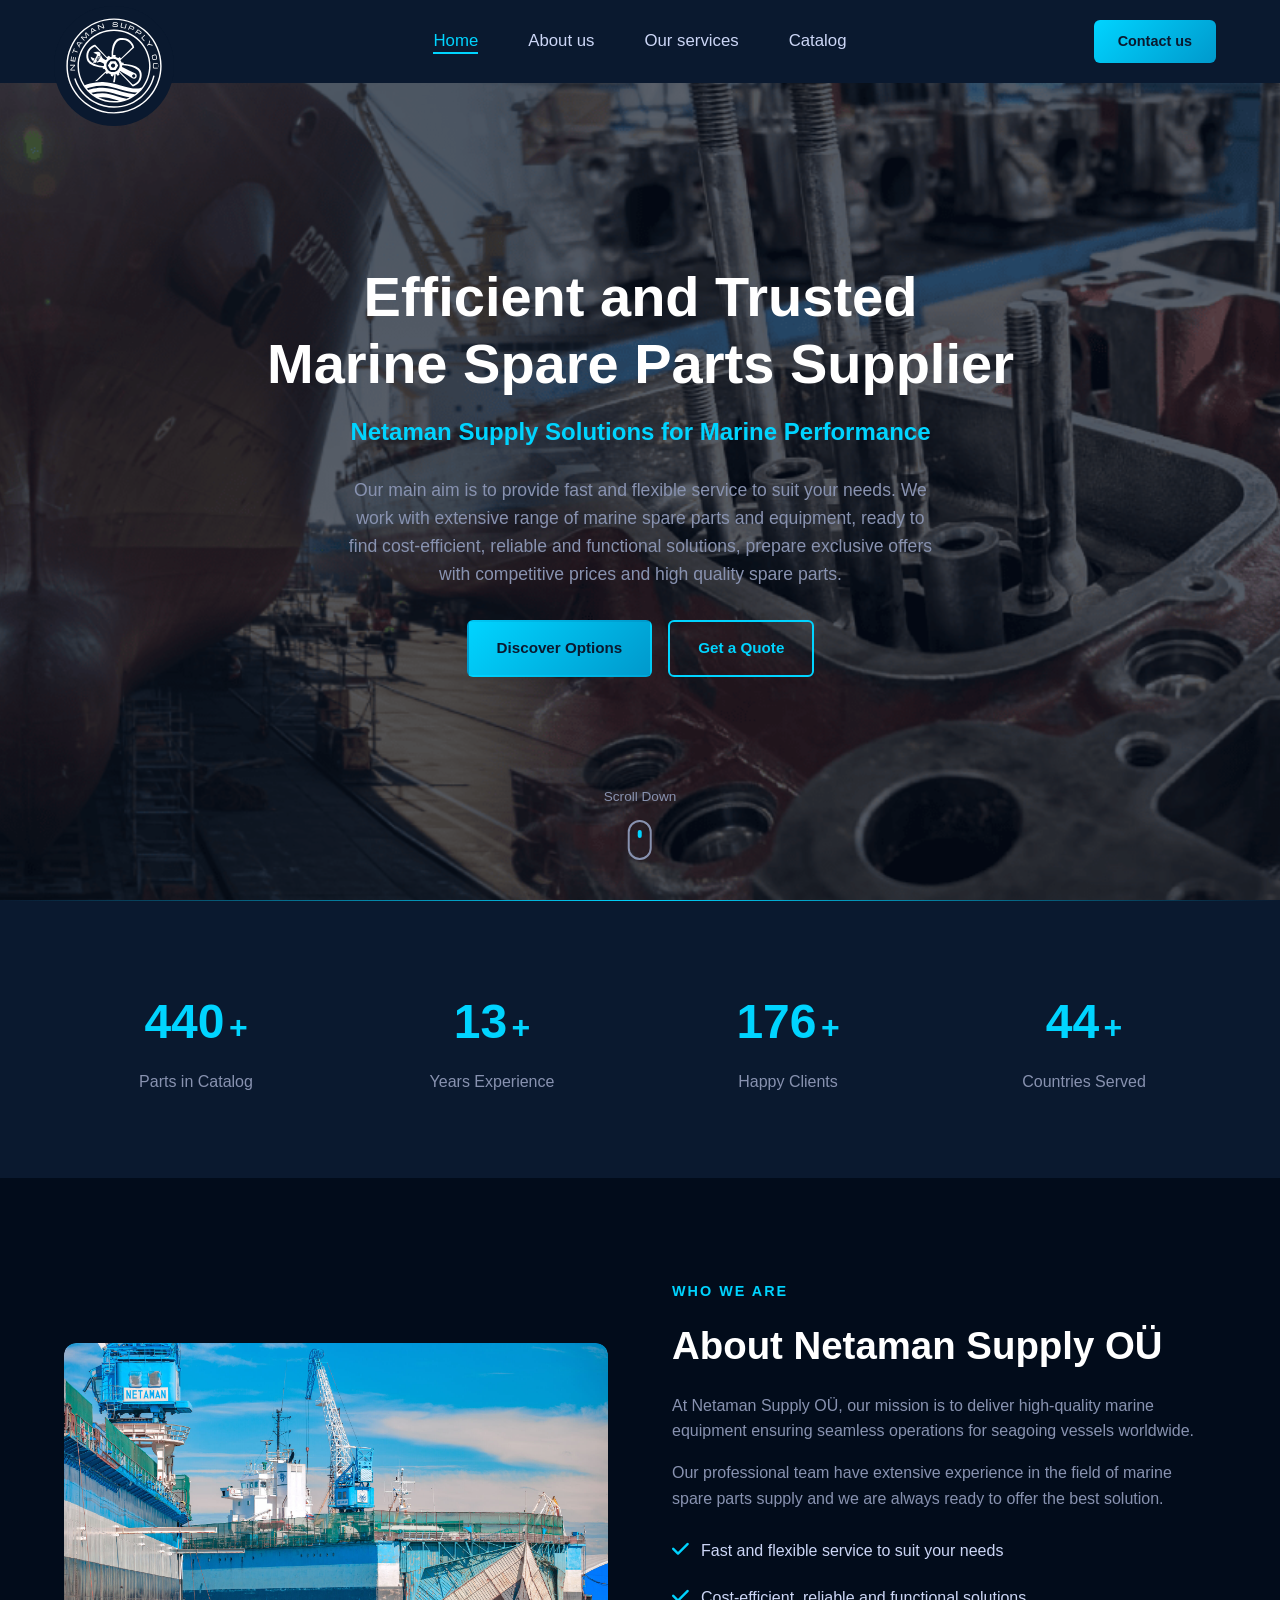
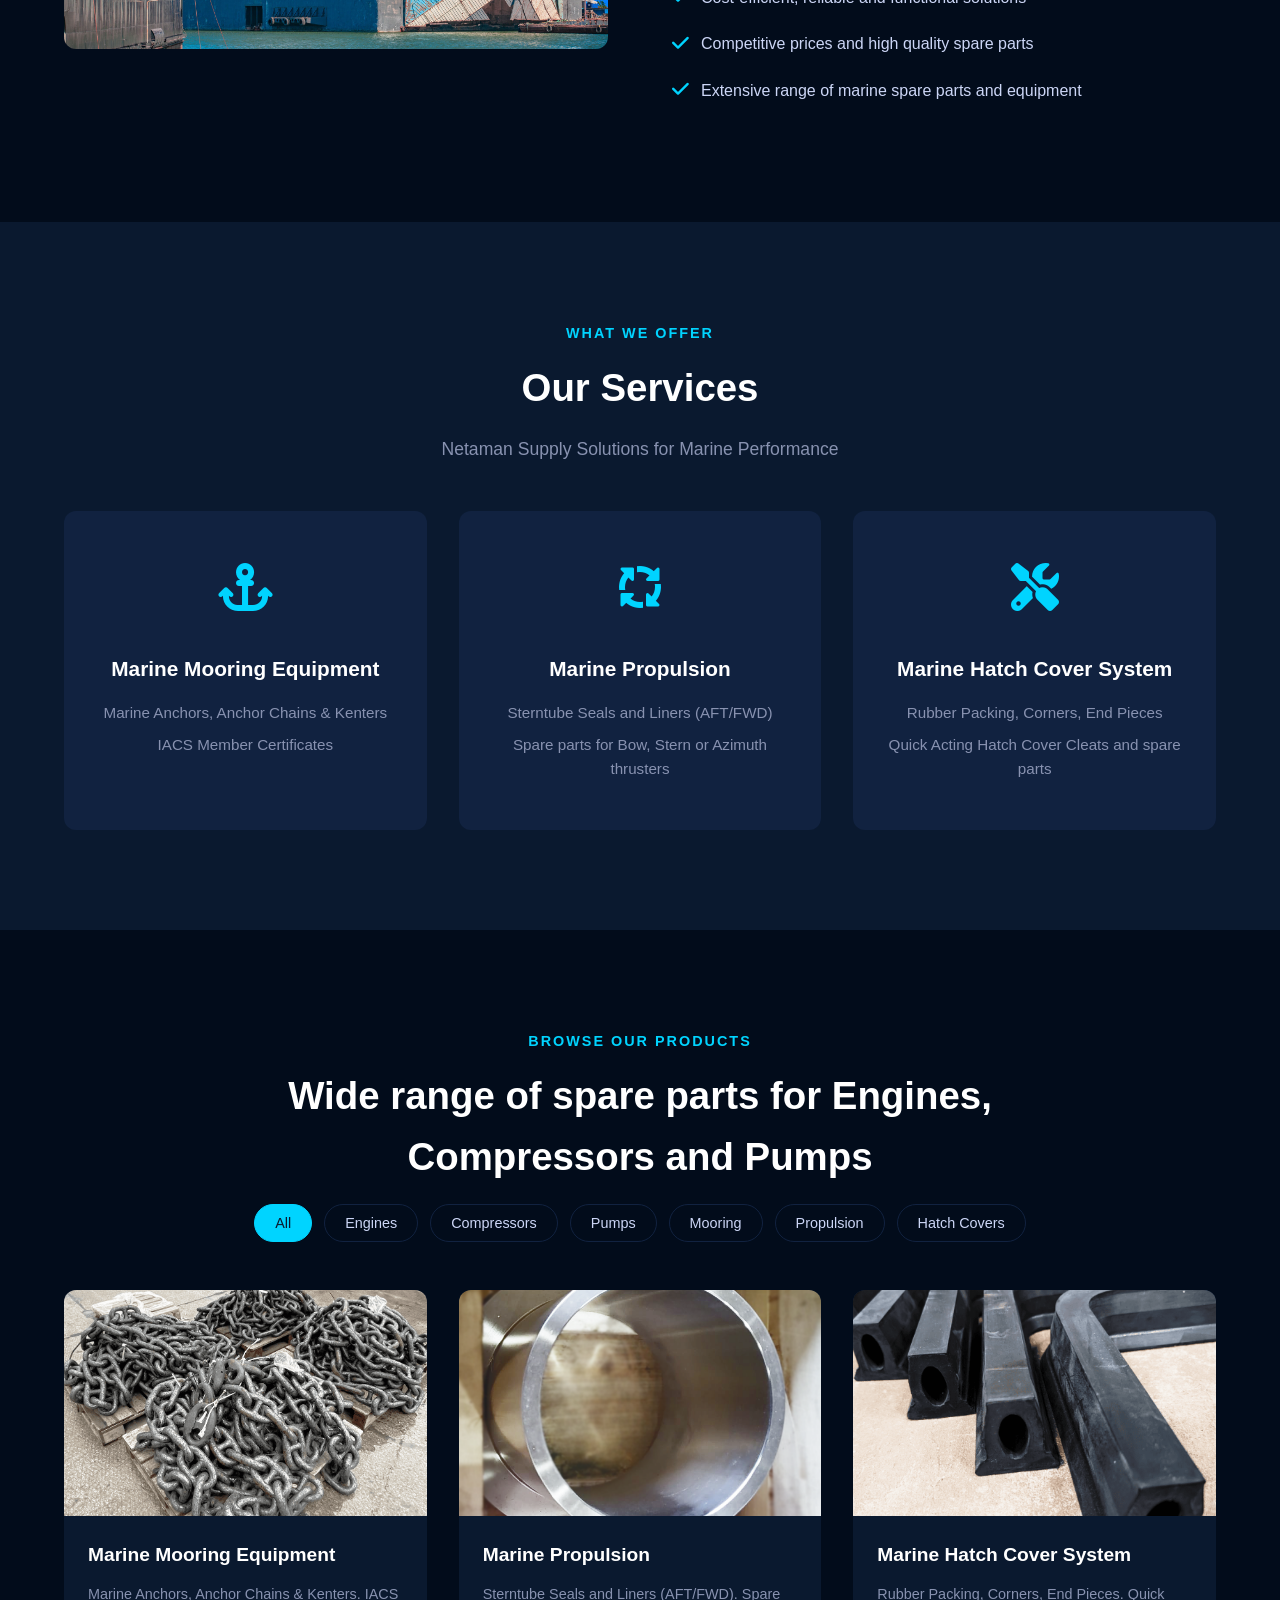
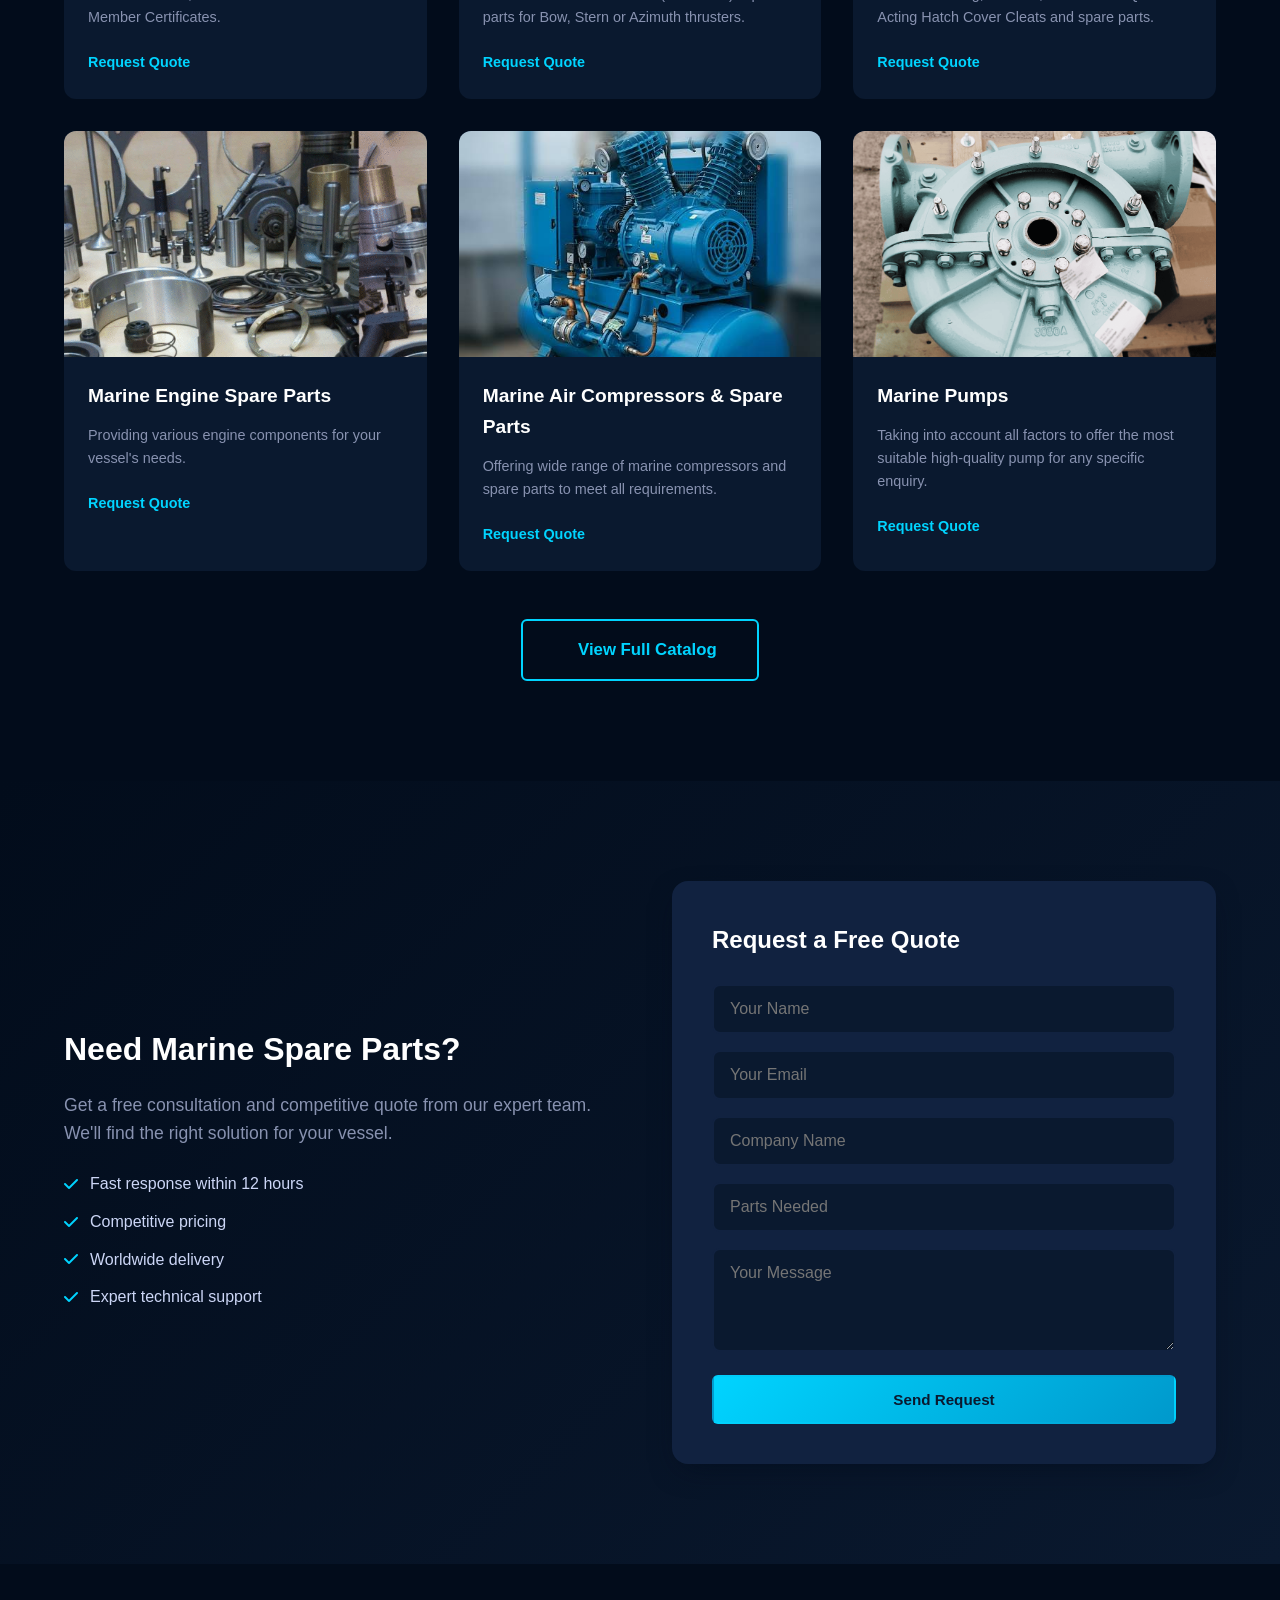
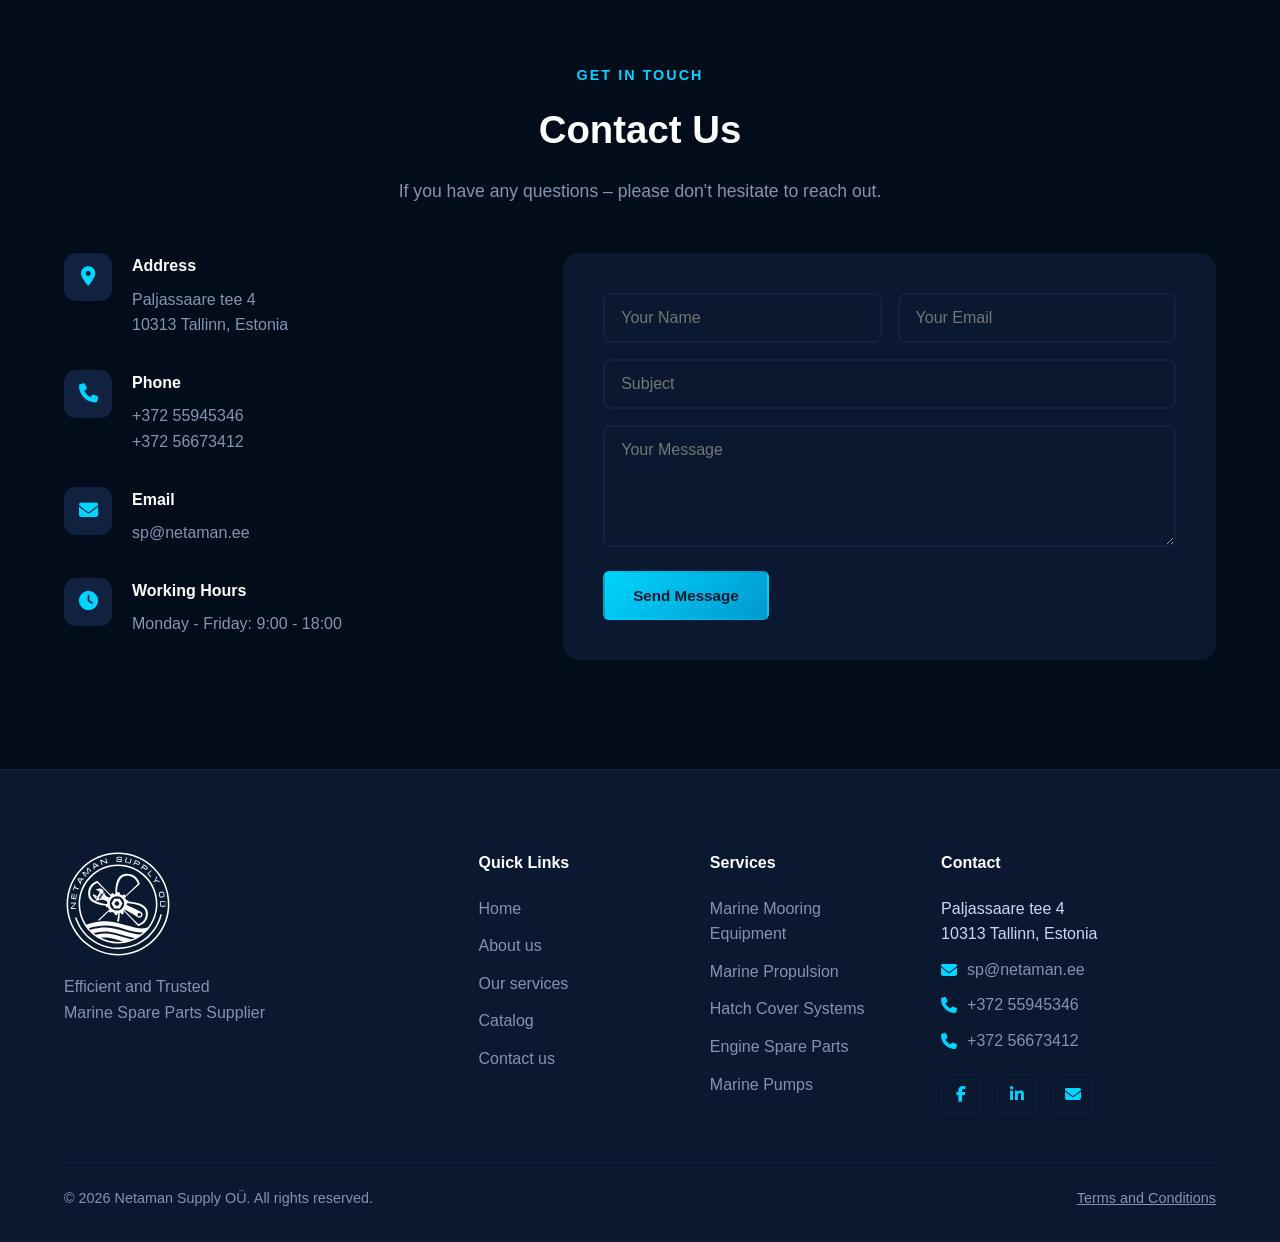
<file: index.html>
<!DOCTYPE html>
<html lang="en">
<head>
    <meta charset="UTF-8">
    <meta name="viewport" content="width=device-width, initial-scale=1.0">
    <meta name="description" content="Netaman Supply OÜ – Efficient and Trusted Marine Spare Parts Supplier. Providing fast and flexible service for marine engines, compressors, pumps, and more.">
    <meta name="keywords" content="marine spare parts, marine supplier, ship equipment, stern tube seals, marine engines, marine pumps, marine compressors">
    <meta name="author" content="Netaman Supply OÜ">
    <meta name="robots" content="index, follow">
    <meta property="og:title" content="Netaman Supply OÜ – Marine Spare Parts Supplier">
    <meta property="og:description" content="Efficient and Trusted Marine Spare Parts Supplier. Fast and flexible service for seagoing vessels worldwide.">
    <meta property="og:type" content="website">
    <meta property="og:url" content="https://nsply.com/">
    <title>Netaman Supply OÜ – Marine Spare Parts Supplier</title>
    <link rel="icon" type="image/svg+xml" href="favicon/favicon.svg">
    <link rel="stylesheet" href="https://cdnjs.cloudflare.com/ajax/libs/font-awesome/6.5.1/css/all.min.css">
    <link rel="stylesheet" href="styles.css">
</head>
<body>
    <header class="header" id="header">
        <div class="container">
            <div class="logo">
                <a href="#home" class="logo-circle">
                    <img src="img/logo/LogoNSPLY.svg" alt="NSPLY Logo" class="logo-img">
                </a>
            </div>
            <nav class="nav" id="nav">
                <button class="nav-toggle" id="nav-toggle" aria-label="Toggle navigation">
                    <span></span>
                    <span></span>
                    <span></span>
                </button>
                <ul class="nav-list">
                    <li><a href="#home" class="nav-link active">Home</a></li>
                    <li><a href="#about" class="nav-link">About us</a></li>
                    <li><a href="#services" class="nav-link">Our services</a></li>
                    <li><a href="#catalog" class="nav-link">Catalog</a></li>
                    <li class="nav-mobile-btn"><a href="#contact" class="nav-link">Contact us</a></li>
                </ul>
            </nav>
            <a href="#contact" class="nav-btn">Contact us</a>
        </div>
    </header>

    <main>
        <section class="hero" id="home">
            <div class="hero-video-bg">
                <div class="hero-bg-image" id="hero-bg"></div>
                <div class="video-placeholder">
                    <div class="play-icon"><i class="fa-solid fa-play"></i></div>
                    <p>Marine Operations Video</p>
                </div>
            </div>
            <div class="hero-overlay"></div>
            <div class="hero-content container">
                <h1 class="hero-title animate-on-scroll">Efficient and Trusted <br>Marine Spare Parts Supplier</h1>
                <p class="hero-subtitle animate-on-scroll">Netaman Supply Solutions for Marine Performance</p>
                <p class="hero-text animate-on-scroll">Our main aim is to provide fast and flexible service to suit your needs. We work with extensive range of marine spare parts and equipment, ready to find cost-efficient, reliable and functional solutions, prepare exclusive offers with competitive prices and high quality spare parts.</p>
                <div class="hero-buttons animate-on-scroll">
                    <a href="#catalog" class="btn btn-primary">Discover Options</a>
                    <a href="#lead-capture" class="btn btn-outline">Get a Quote</a>
                </div>
            </div>
            <div class="hero-scroll">
                <span>Scroll Down</span>
                <div class="scroll-arrow"></div>
            </div>
        </section>

        <section class="stats" id="stats">
            <div class="container stats-grid">
                <div class="stat-item animate-on-scroll">
                    <span class="stat-number" data-target="500">0</span>
                    <span class="stat-suffix">+</span>
                    <p class="stat-label">Parts in Catalog</p>
                </div>
                <div class="stat-item animate-on-scroll">
                    <span class="stat-number" data-target="15">0</span>
                    <span class="stat-suffix">+</span>
                    <p class="stat-label">Years Experience</p>
                </div>
                <div class="stat-item animate-on-scroll">
                    <span class="stat-number" data-target="200">0</span>
                    <span class="stat-suffix">+</span>
                    <p class="stat-label">Happy Clients</p>
                </div>
                <div class="stat-item animate-on-scroll">
                    <span class="stat-number" data-target="50">0</span>
                    <span class="stat-suffix">+</span>
                    <p class="stat-label">Countries Served</p>
                </div>
            </div>
        </section>

        <section class="about" id="about">
            <div class="container about-grid">
                <div class="about-image animate-on-scroll">
                    <img src="img/About_us.jpg" alt="About Netaman Supply OÜ">
                </div>
                <div class="about-content animate-on-scroll">
                    <span class="section-tag">Who We Are</span>
                    <h2 class="section-title">About Netaman Supply OÜ</h2>
                    <p>At Netaman Supply OÜ, our mission is to deliver high-quality marine equipment ensuring seamless operations for seagoing vessels worldwide.</p>
                    <p>Our professional team have extensive experience in the field of marine spare parts supply and we are always ready to offer the best solution.</p>
                    <ul class="about-features">
                        <li>
                            <span class="feature-icon"><i class="fa-solid fa-check"></i></span>
                            <span>Fast and flexible service to suit your needs</span>
                        </li>
                        <li>
                            <span class="feature-icon"><i class="fa-solid fa-check"></i></span>
                            <span>Cost-efficient, reliable and functional solutions</span>
                        </li>
                        <li>
                            <span class="feature-icon"><i class="fa-solid fa-check"></i></span>
                            <span>Competitive prices and high quality spare parts</span>
                        </li>
                        <li>
                            <span class="feature-icon"><i class="fa-solid fa-check"></i></span>
                            <span>Extensive range of marine spare parts and equipment</span>
                        </li>
                    </ul>
                </div>
            </div>
        </section>

        <section class="services" id="services">
            <div class="container">
                <span class="section-tag center">What We Offer</span>
                <h2 class="section-title center">Our Services</h2>
                <p class="section-desc">Netaman Supply Solutions for Marine Performance</p>

                <div class="services-grid">
                    <div class="service-card animate-on-scroll">
                        <div class="service-icon"><i class="fa-solid fa-anchor"></i></div>
                        <h3>Marine Mooring Equipment</h3>
                        <p>Marine Anchors, Anchor Chains & Kenters</p>
                        <p>IACS Member Certificates</p>
                    </div>
                    <div class="service-card animate-on-scroll">
                        <div class="service-icon"><i class="fa-solid fa-arrows-spin"></i></div>
                        <h3>Marine Propulsion</h3>
                        <p>Sterntube Seals and Liners (AFT/FWD)</p>
                        <p>Spare parts for Bow, Stern or Azimuth thrusters</p>
                    </div>
                    <div class="service-card animate-on-scroll">
                        <div class="service-icon"><i class="fa-solid fa-screwdriver-wrench"></i></div>
                        <h3>Marine Hatch Cover System</h3>
                        <p>Rubber Packing, Corners, End Pieces</p>
                        <p>Quick Acting Hatch Cover Cleats and spare parts</p>
                    </div>
                </div>
            </div>
        </section>

        <section class="catalog" id="catalog">
            <div class="container">
                <span class="section-tag center">Browse Our Products</span>
                <h2 class="section-title center">Wide range of spare parts for Engines, <br>Compressors and Pumps</h2>

                <div class="catalog-filters">
                    <button class="filter-btn active" data-filter="all">All</button>
                    <button class="filter-btn" data-filter="engines">Engines</button>
                    <button class="filter-btn" data-filter="compressors">Compressors</button>
                    <button class="filter-btn" data-filter="pumps">Pumps</button>
                    <button class="filter-btn" data-filter="mooring">Mooring</button>
                    <button class="filter-btn" data-filter="propulsion">Propulsion</button>
                    <button class="filter-btn" data-filter="hatch">Hatch Covers</button>
                </div>

                <div class="catalog-grid" id="catalog-grid">
                    <div class="catalog-item animate-on-scroll" data-category="mooring" data-name="Marine Anchors, Anchor Chains & Kenters">
                        <div class="catalog-image">
                            <img src="img/category/Marine Mooring Equipment/chains.png" alt="Marine Mooring Equipment">
                        </div>
                        <div class="catalog-info">
                            <h3>Marine Mooring Equipment</h3>
                            <p>Marine Anchors, Anchor Chains & Kenters. IACS Member Certificates.</p>
                            <a href="#contact" class="catalog-link">Request Quote</a>
                        </div>
                    </div>
                    <div class="catalog-item animate-on-scroll" data-category="propulsion" data-name="Sterntube Seals and Liners (AFT/FWD)">
                        <div class="catalog-image">
                            <img src="img/category/Marine Propulsion/Liner.png" alt="Marine Propulsion">
                        </div>
                        <div class="catalog-info">
                            <h3>Marine Propulsion</h3>
                            <p>Sterntube Seals and Liners (AFT/FWD). Spare parts for Bow, Stern or Azimuth thrusters.</p>
                            <a href="#contact" class="catalog-link">Request Quote</a>
                        </div>
                    </div>
                    <div class="catalog-item animate-on-scroll" data-category="hatch" data-name="Rubber Packing, Corners, End Pieces">
                        <div class="catalog-image">
                            <img src="img/category/Marine Hatch Cover System/HC1.png" alt="Marine Hatch Cover System">
                        </div>
                        <div class="catalog-info">
                            <h3>Marine Hatch Cover System</h3>
                            <p>Rubber Packing, Corners, End Pieces. Quick Acting Hatch Cover Cleats and spare parts.</p>
                            <a href="#contact" class="catalog-link">Request Quote</a>
                        </div>
                    </div>
                    <div class="catalog-item animate-on-scroll" data-category="engines" data-name="Marine Engine Spare Parts">
                        <div class="catalog-image">
                            <img src="img/category/Marine Engine Spare Parts/Spare-parts-general-600x582.png" alt="Marine Engine Spare Parts">
                        </div>
                        <div class="catalog-info">
                            <h3>Marine Engine Spare Parts</h3>
                            <p>Providing various engine components for your vessel's needs.</p>
                            <a href="#contact" class="catalog-link">Request Quote</a>
                        </div>
                    </div>
                    <div class="catalog-item animate-on-scroll" data-category="compressors" data-name="Marine Air Compressors & Spare Parts">
                        <div class="catalog-image">
                            <img src="img/category/Marine Air Compressors & Spare Parts/Marine air compressor.jpg" alt="Marine Air Compressors & Spare Parts">
                        </div>
                        <div class="catalog-info">
                            <h3>Marine Air Compressors & Spare Parts</h3>
                            <p>Offering wide range of marine compressors and spare parts to meet all requirements.</p>
                            <a href="#contact" class="catalog-link">Request Quote</a>
                        </div>
                    </div>
                    <div class="catalog-item animate-on-scroll" data-category="pumps" data-name="Marine Pumps">
                        <div class="catalog-image">
                            <img src="img/category/Marine Pumps/Pump.png" alt="Marine Pumps">
                        </div>
                        <div class="catalog-info">
                            <h3>Marine Pumps</h3>
                            <p>Taking into account all factors to offer the most suitable high-quality pump for any specific enquiry.</p>
                            <a href="#contact" class="catalog-link">Request Quote</a>
                        </div>
                    </div>
                </div>
                <div class="catalog-cta">
                    <a href="category.html" class="btn btn-outline">
                        <i class="fa-solid fa-grid-2"></i> View Full Catalog
                    </a>
                </div>
            </div>
        </section>

        <section class="lead-capture" id="lead-capture">
            <div class="container">
                <div class="lead-capture-content">
                    <div class="lead-text animate-on-scroll">
                        <h2>Need Marine Spare Parts?</h2>
                        <p>Get a free consultation and competitive quote from our expert team. We'll find the right solution for your vessel.</p>
                        <ul>
                            <li><i class="fa-solid fa-check"></i> Fast response within 12 hours</li>
                            <li><i class="fa-solid fa-check"></i> Competitive pricing</li>
                            <li><i class="fa-solid fa-check"></i> Worldwide delivery</li>
                            <li><i class="fa-solid fa-check"></i> Expert technical support</li>
                        </ul>
                    </div>
                    <div class="lead-form animate-on-scroll">
                        <h3>Request a Free Quote</h3>
                        <form id="quote-form" action="https://formsubmit.co/sp@netaman.ee" method="POST">
                            <input type="hidden" name="_subject" value="New Quote Request – NSPLY">
                            <input type="hidden" name="_template" value="table">
                            <div class="form-group">
                                <input type="text" name="Name" placeholder="Your Name" required>
                            </div>
                            <div class="form-group">
                                <input type="email" name="Email" placeholder="Your Email" required>
                            </div>
                            <div class="form-group">
                                <input type="text" name="Company" placeholder="Company Name">
                            </div>
                            <div class="form-group">
                                <input type="text" name="Parts Needed" placeholder="Parts Needed">
                            </div>
                            <div class="form-group">
                                <textarea name="Message" placeholder="Your Message" rows="4"></textarea>
                            </div>
                            <button type="submit" class="btn btn-primary btn-full">Send Request</button>
                        </form>
                    </div>
                </div>
            </div>
        </section>

        <section class="contact" id="contact">
            <div class="container">
                <span class="section-tag center">Get In Touch</span>
                <h2 class="section-title center">Contact Us</h2>
                <p class="section-desc">If you have any questions – please don't hesitate to reach out.</p>

                <div class="contact-grid">
                    <div class="contact-info animate-on-scroll">
                        <div class="contact-item">
                            <div class="contact-icon"><i class="fa-solid fa-location-dot"></i></div>
                            <div>
                                <h4>Address</h4>
                                <p>Paljassaare tee 4<br>10313 Tallinn, Estonia</p>
                            </div>
                        </div>
                        <div class="contact-item">
                            <div class="contact-icon"><i class="fa-solid fa-phone"></i></div>
                            <div>
                                <h4>Phone</h4>
                                <p><a href="tel:+37255945346">+372 55945346</a></p>
                                <p><a href="tel:+37256673412">+372 56673412</a></p>
                            </div>
                        </div>
                        <div class="contact-item">
                            <div class="contact-icon"><i class="fa-solid fa-envelope"></i></div>
                            <div>
                                <h4>Email</h4>
                                <p><a href="mailto:sp@netaman.ee">sp@netaman.ee</a></p>
                            </div>
                        </div>
                        <div class="contact-item">
                            <div class="contact-icon"><i class="fa-solid fa-clock"></i></div>
                            <div>
                                <h4>Working Hours</h4>
                                <p>Monday - Friday: 9:00 - 18:00</p>
                            </div>
                        </div>
                    </div>
                    <div class="contact-form animate-on-scroll">
                        <form id="contact-form" action="https://formsubmit.co/sp@netaman.ee" method="POST">
                            <input type="hidden" name="_subject" value="New Contact Message – NSPLY">
                            <input type="hidden" name="_template" value="table">
                            <div class="form-row">
                                <div class="form-group">
                                    <input type="text" name="Name" placeholder="Your Name" required>
                                </div>
                                <div class="form-group">
                                    <input type="email" name="Email" placeholder="Your Email" required>
                                </div>
                            </div>
                            <div class="form-group">
                                <input type="text" name="Subject" placeholder="Subject">
                            </div>
                            <div class="form-group">
                                <textarea name="Message" placeholder="Your Message" rows="5" required></textarea>
                            </div>
                            <button type="submit" class="btn btn-primary">Send Message</button>
                        </form>
                        <div class="form-success" id="contact-success">
                            <p>Message sent successfully!</p>
                        </div>
                    </div>
                </div>
            </div>
        </section>
    </main>

    <footer class="footer">
        <div class="container">
            <div class="footer-grid">
                <div class="footer-brand">
                    <img src="img/logo/LogoNSPLY.svg" alt="NSPLY Logo" class="logo-img">
                    <p>Efficient and Trusted <br>Marine Spare Parts Supplier</p>
                </div>
                <div class="footer-links">
                    <h4>Quick Links</h4>
                    <ul>
                        <li><a href="#home">Home</a></li>
                        <li><a href="#about">About us</a></li>
                        <li><a href="#services">Our services</a></li>
                        <li><a href="#catalog">Catalog</a></li>
                        <li><a href="#contact">Contact us</a></li>
                    </ul>
                </div>
                <div class="footer-services">
                    <h4>Services</h4>
                    <ul>
                        <li><a href="#services">Marine Mooring Equipment</a></li>
                        <li><a href="#services">Marine Propulsion</a></li>
                        <li><a href="#services">Hatch Cover Systems</a></li>
                        <li><a href="#catalog">Engine Spare Parts</a></li>
                        <li><a href="#catalog">Marine Pumps</a></li>
                    </ul>
                </div>
                        <div class="footer-contact">
                    <h4>Contact</h4>
                    <p>Paljassaare tee 4<br>10313 Tallinn, Estonia</p>
                    <p><i class="fa-solid fa-envelope"></i> <a href="mailto:sp@netaman.ee">sp@netaman.ee</a></p>
                    <p><i class="fa-solid fa-phone"></i> <a href="tel:+37255945346">+372 55945346</a></p>
                    <p><i class="fa-solid fa-phone"></i> <a href="tel:+37256673412">+372 56673412</a></p>
                    <div class="social-links">
                        <a href="https://www.facebook.com/" aria-label="Facebook"><i class="fa-brands fa-facebook-f"></i></a>
                        <a href="https://www.linkedin.com/" aria-label="LinkedIn"><i class="fa-brands fa-linkedin-in"></i></a>
                        <a href="mailto:sp@netaman.ee" aria-label="Email"><i class="fa-solid fa-envelope"></i></a>
                    </div>
                </div>
            </div>
            <div class="footer-bottom">
                <p>&copy; 2026 Netaman Supply OÜ. All rights reserved.</p>
                <a href="terms.html" class="terms-link">Terms and Conditions</a>
            </div>
        </div>
    </footer>

    <script src="script.js"></script>
</body>
</html>
</file>
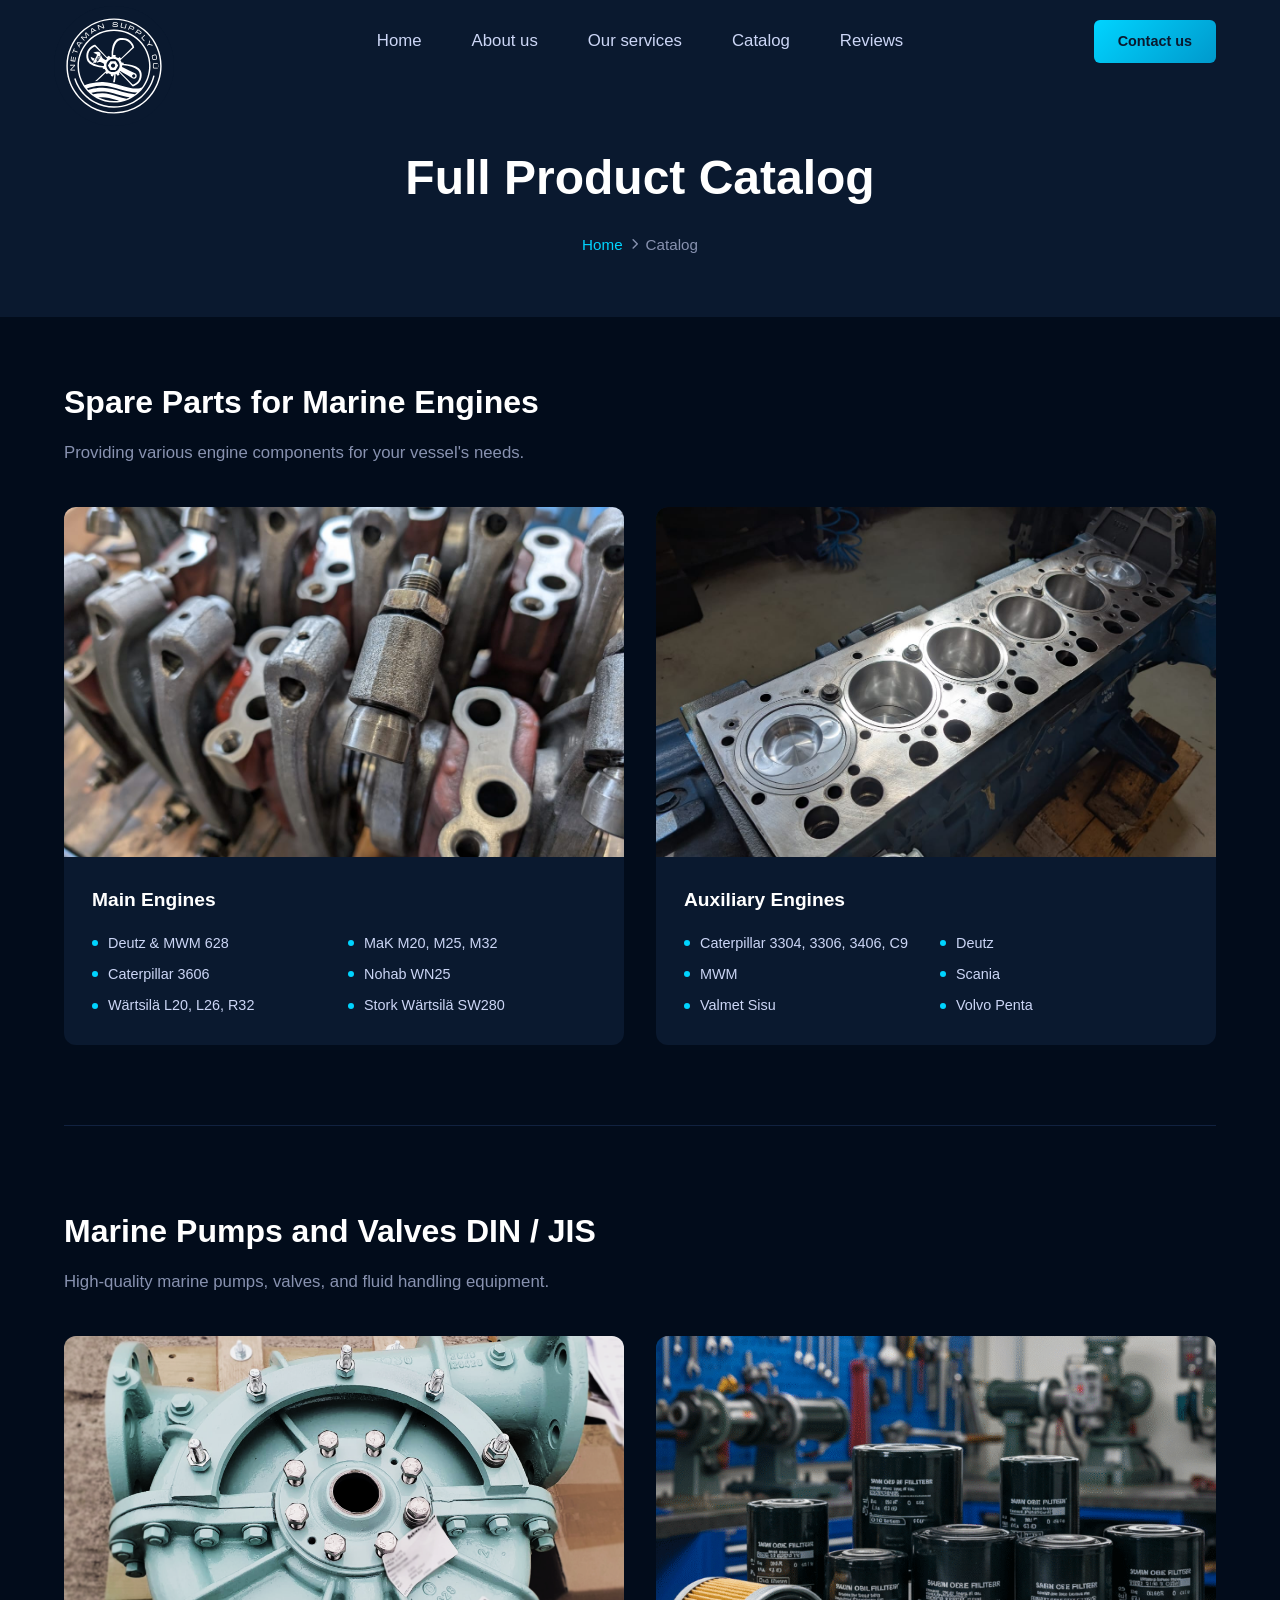
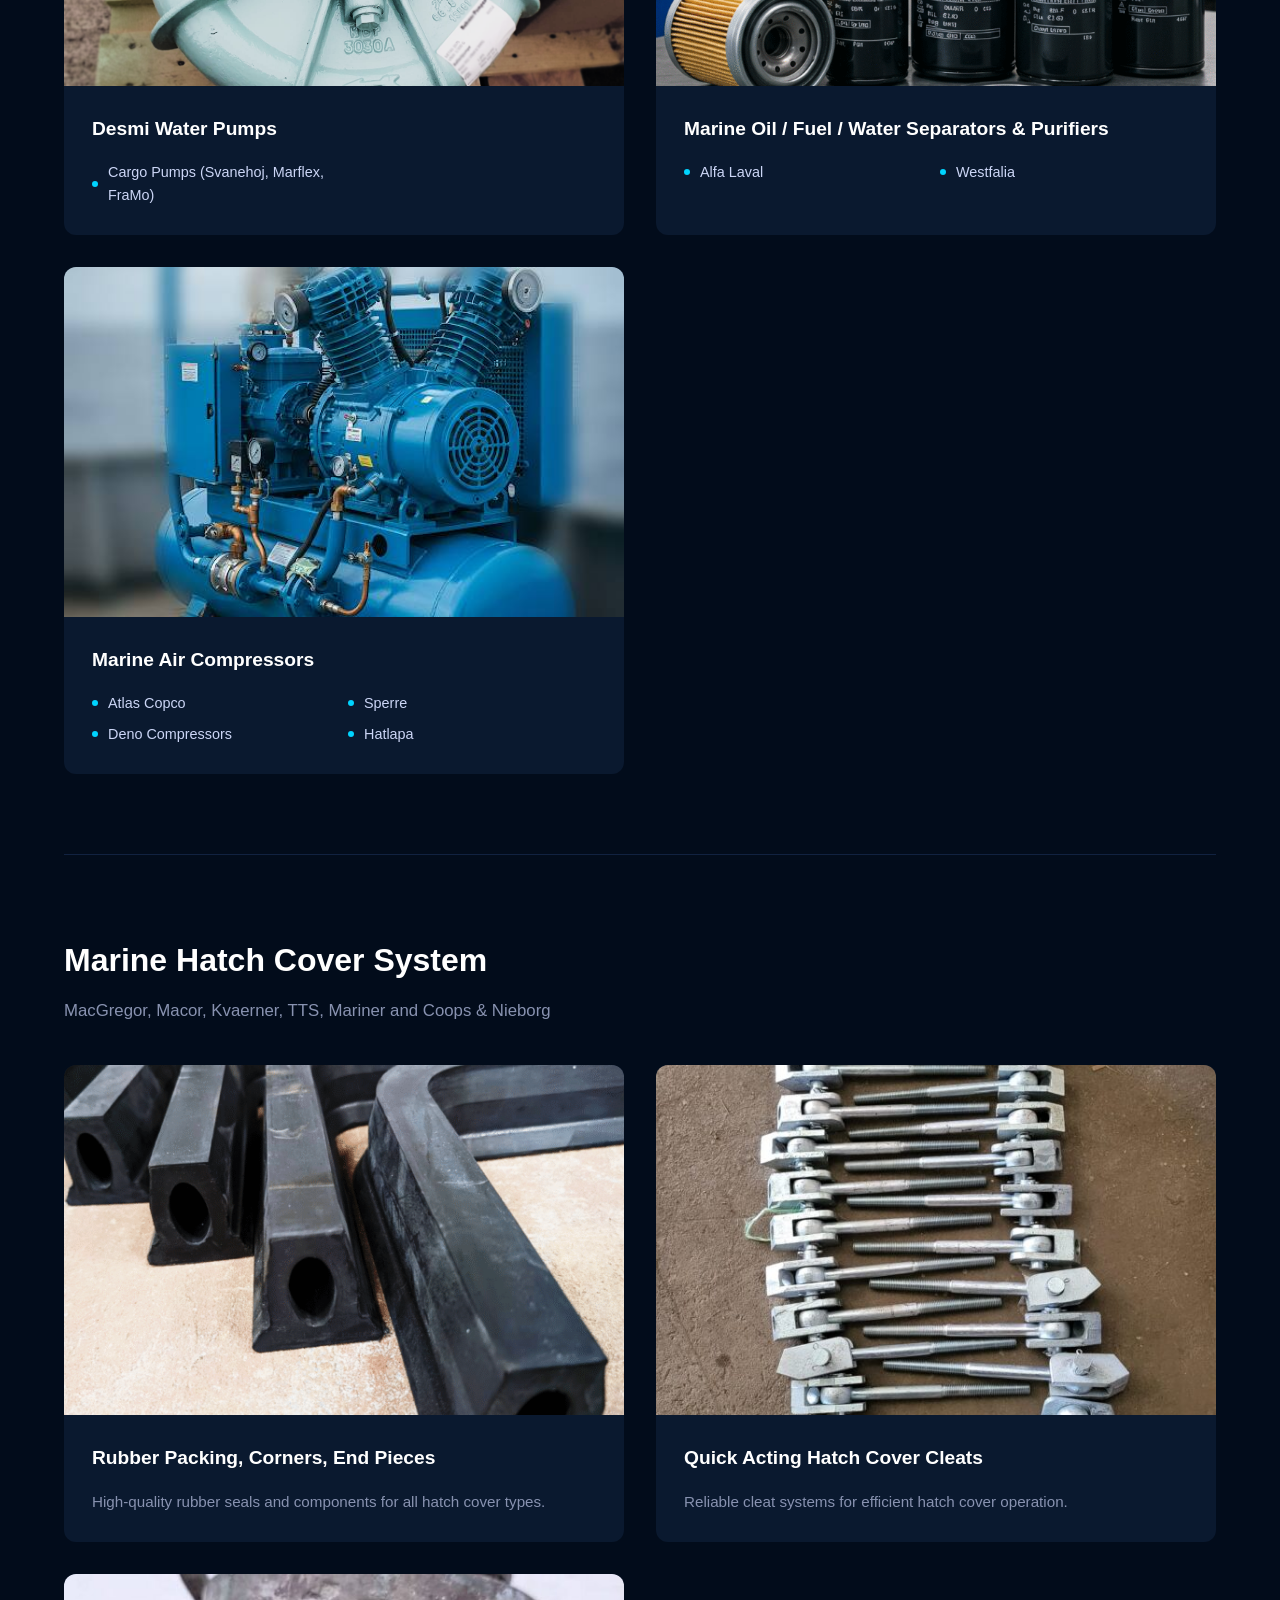
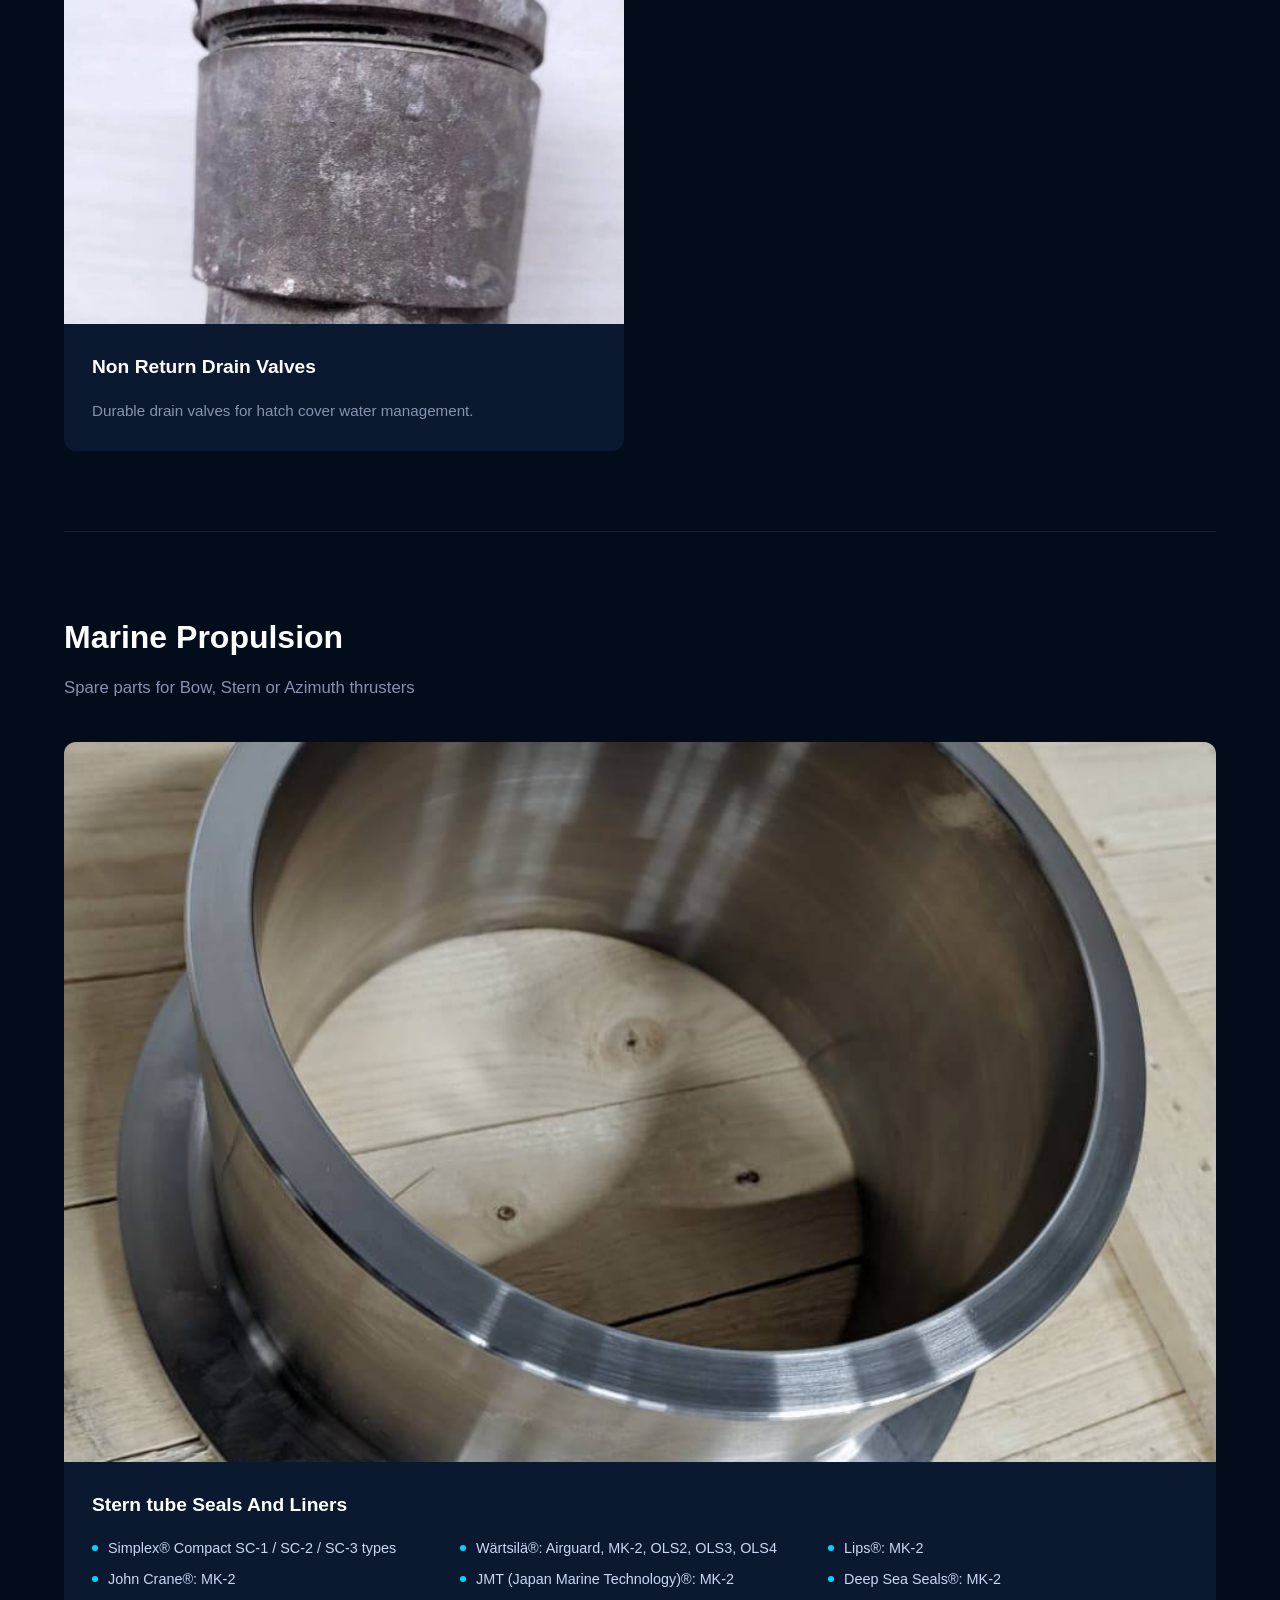
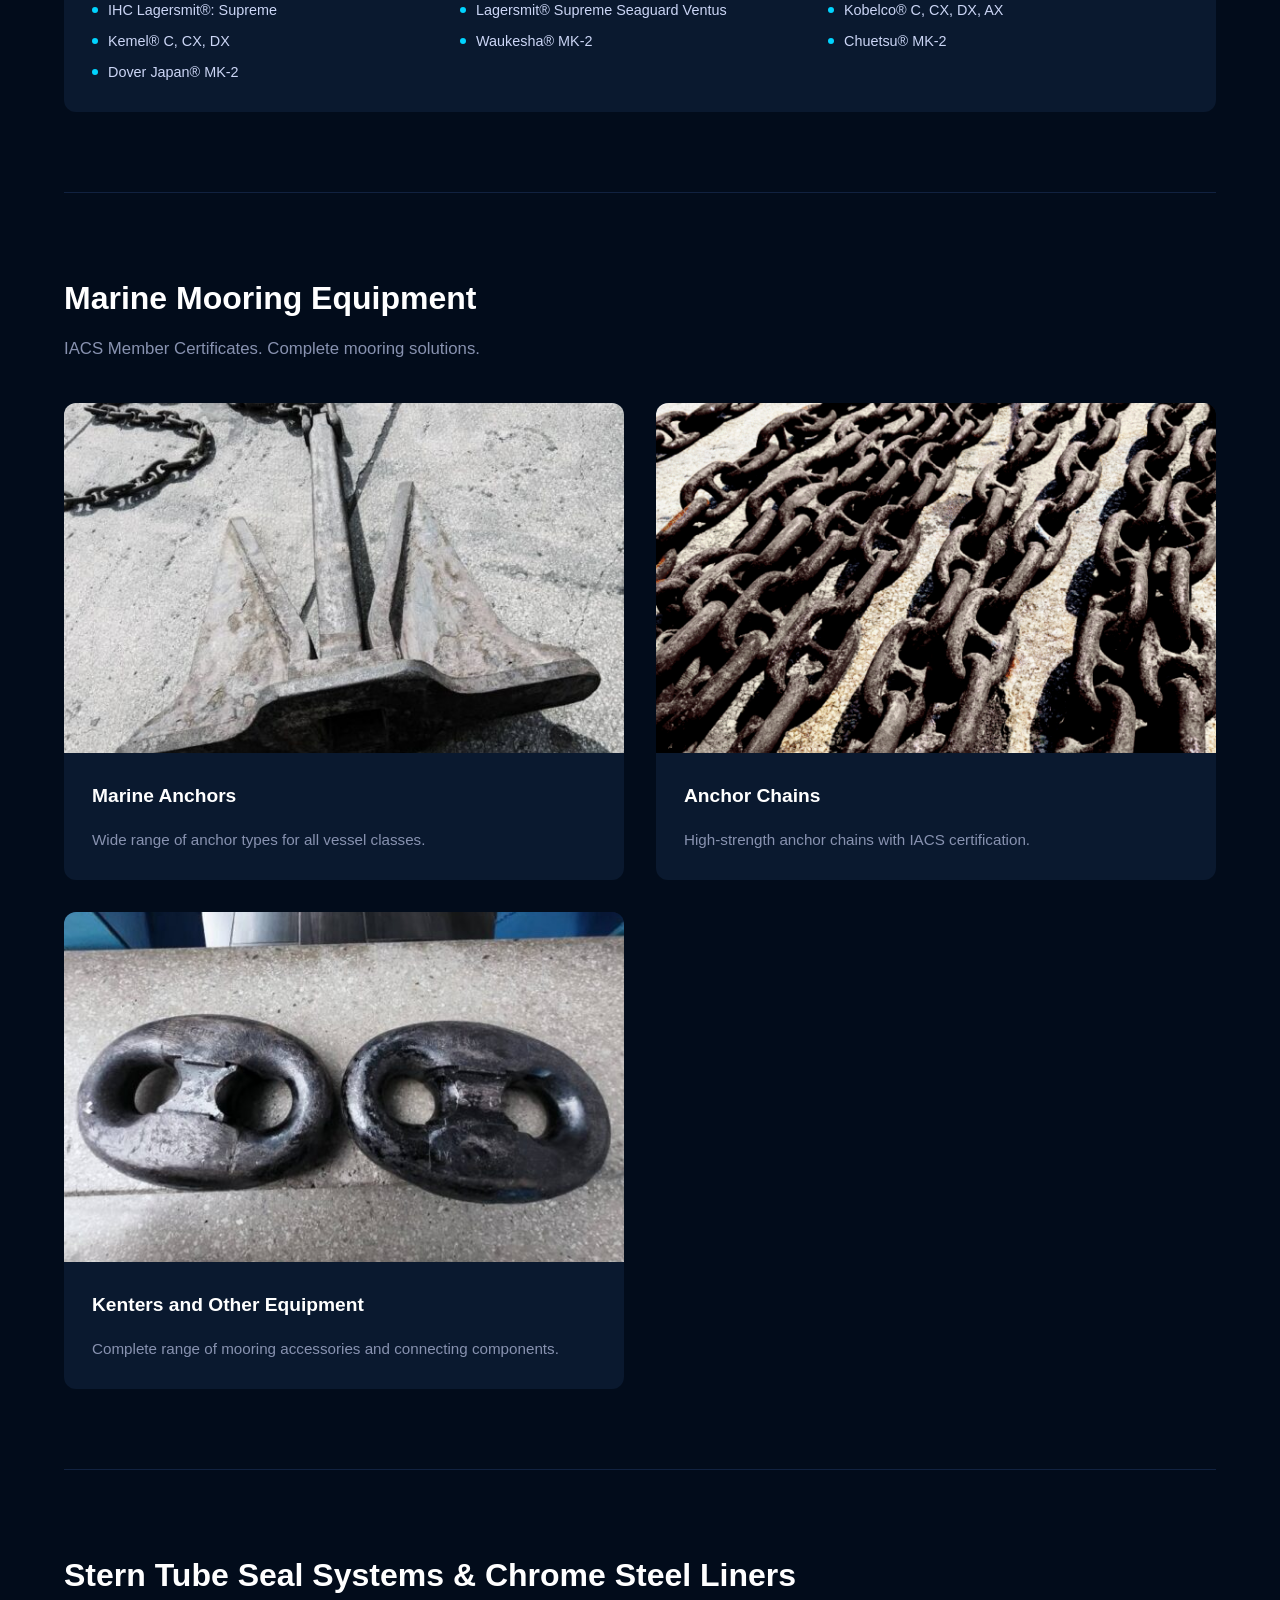
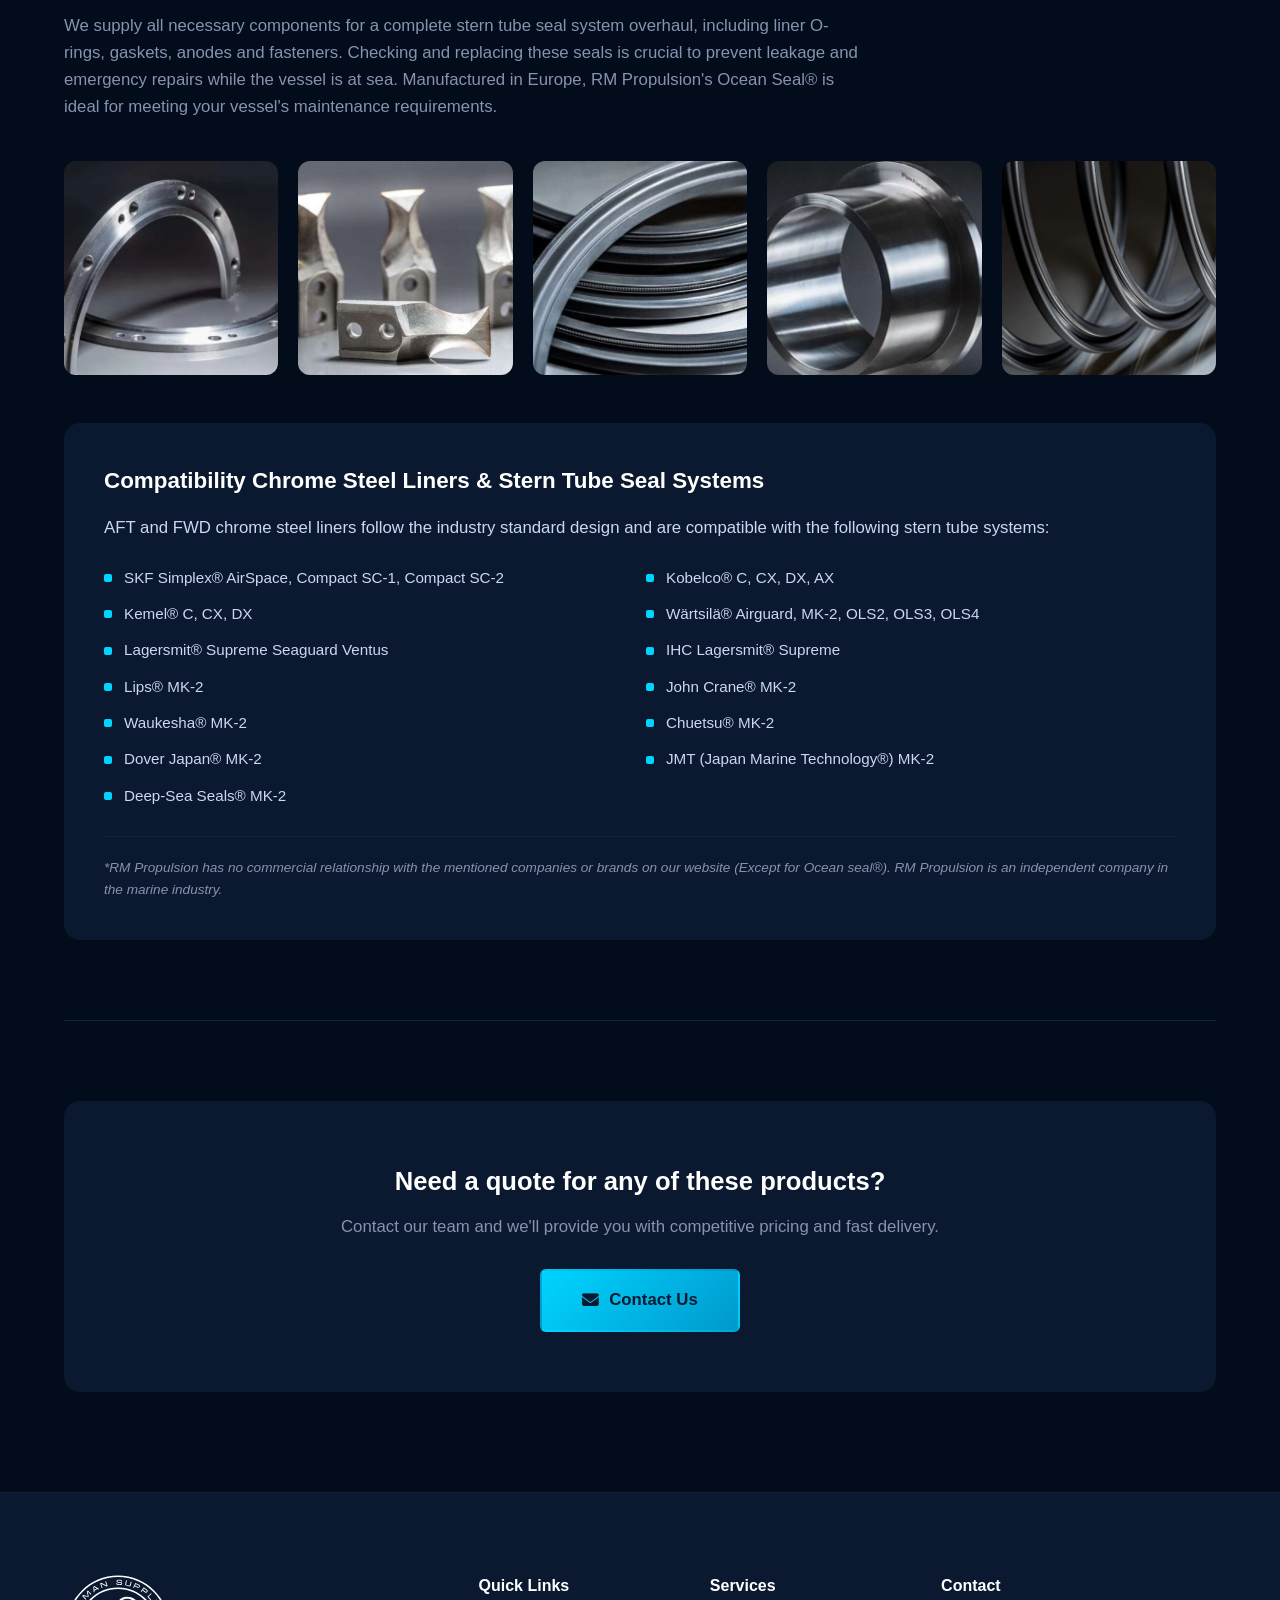
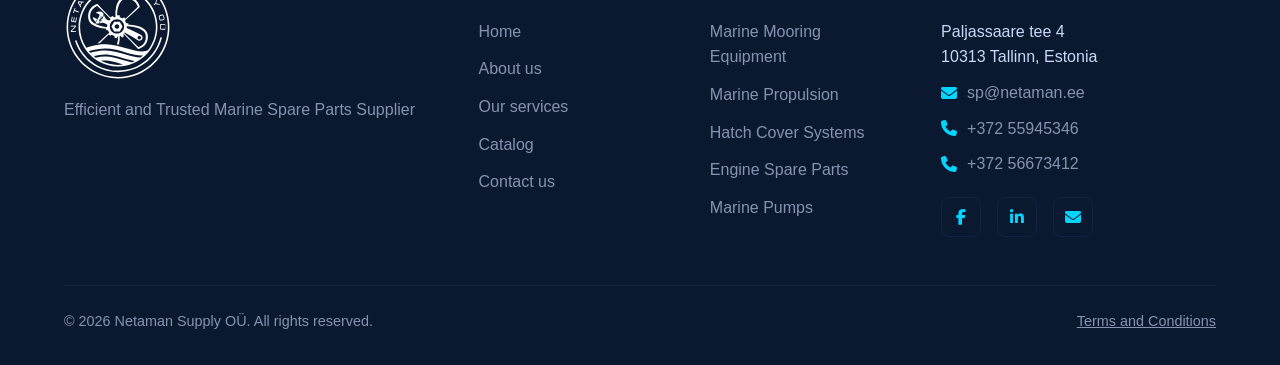
<file: category.html>
<!DOCTYPE html>
<html lang="en">
<head>
    <meta charset="UTF-8">
    <meta name="viewport" content="width=device-width, initial-scale=1.0">
    <meta name="description" content="Netaman Supply OÜ – Full Product Catalog. Marine engines, pumps, valves, hatch covers, propulsion, mooring equipment and more.">
    <title>Product Catalog – Netaman Supply OÜ</title>
    <link rel="icon" type="image/svg+xml" href="favicon/favicon.svg">
    <link rel="stylesheet" href="https://cdnjs.cloudflare.com/ajax/libs/font-awesome/6.5.1/css/all.min.css">
    <link rel="stylesheet" href="styles.css">
</head>
<body>
    <header class="header" id="header">
        <div class="container">
            <div class="logo">
                <a href="index.html#home" class="logo-circle">
                    <img src="img/logo/LogoNSPLY.svg" alt="NSPLY Logo" class="logo-img">
                </a>
            </div>
            <nav class="nav" id="nav">
                <button class="nav-toggle" id="nav-toggle" aria-label="Toggle navigation">
                    <span></span>
                    <span></span>
                    <span></span>
                </button>
                <ul class="nav-list">
                    <li><a href="index.html#home" class="nav-link">Home</a></li>
                    <li><a href="index.html#about" class="nav-link">About us</a></li>
                    <li><a href="index.html#services" class="nav-link">Our services</a></li>
                    <li><a href="index.html#catalog" class="nav-link">Catalog</a></li>
                    <li><a href="index.html#reviews" class="nav-link">Reviews</a></li>
                    <li class="nav-mobile-btn"><a href="index.html#contact" class="nav-link">Contact us</a></li>
                </ul>
            </nav>
            <a href="index.html#contact" class="nav-btn">Contact us</a>
        </div>
    </header>

    <main>
        <section class="page-hero">
            <div class="container">
                <h1 class="page-title">Full Product Catalog</h1>
                <nav class="breadcrumb">
                    <a href="index.html">Home</a>
                    <i class="fa-solid fa-chevron-right"></i>
                    <span>Catalog</span>
                </nav>
            </div>
        </section>

        <section class="catalog-page">
            <div class="container">
                <div class="category-block">
                    <h2 class="category-title">Spare Parts for Marine Engines</h2>
                    <p class="category-desc">Providing various engine components for your vessel's needs.</p>
                    <div class="subcategory-grid">
                        <div class="subcategory-card">
                            <div class="subcategory-image">
                                <img src="img/full-category/Spare Parts for Marine Engines/Main Engines.jpg" alt="Main Engines">
                            </div>
                            <div class="subcategory-info">
                                <h3>Main Engines</h3>
                                <ul>
                                    <li>Deutz & MWM 628</li>
                                    <li>MaK M20, M25, M32</li>
                                    <li>Caterpillar 3606</li>
                                    <li>Nohab WN25</li>
                                    <li>Wärtsilä L20, L26, R32</li>
                                    <li>Stork Wärtsilä SW280</li>
                                </ul>
                            </div>
                        </div>
                        <div class="subcategory-card">
                            <div class="subcategory-image">
                                <img src="img/full-category/Spare Parts for Marine Engines/Auxiliary Engines.jpg" alt="Auxiliary Engines">
                            </div>
                            <div class="subcategory-info">
                                <h3>Auxiliary Engines</h3>
                                <ul>
                                    <li>Caterpillar 3304, 3306, 3406, C9</li>
                                    <li>Deutz</li>
                                    <li>MWM</li>
                                    <li>Scania</li>
                                    <li>Valmet Sisu</li>
                                    <li>Volvo Penta</li>
                                </ul>
                            </div>
                        </div>
                    </div>
                </div>

                <div class="category-block">
                    <h2 class="category-title">Marine Pumps and Valves DIN / JIS</h2>
                    <p class="category-desc">High-quality marine pumps, valves, and fluid handling equipment.</p>
                    <div class="subcategory-grid">
                        <div class="subcategory-card">
                            <div class="subcategory-image">
                                <img src="img/full-category/Marine Pumps and Valves DIN-JIS/Desmi Water Pumps.png" alt="Desmi Water Pumps">
                            </div>
                            <div class="subcategory-info">
                                <h3>Desmi Water Pumps</h3>
                                <ul>
                                    <li>Cargo Pumps (Svanehoj, Marflex, FraMo)</li>
                                </ul>
                            </div>
                        </div>
                        <div class="subcategory-card">
                            <div class="subcategory-image">
                                <img src="img/full-category/Marine Pumps and Valves DIN-JIS/Marine Oil-Fuel-Water Separators & Purifiers.png" alt="Marine Oil / Fuel / Water Separators & Purifiers">
                            </div>
                            <div class="subcategory-info">
                                <h3>Marine Oil / Fuel / Water Separators & Purifiers</h3>
                                <ul>
                                    <li>Alfa Laval</li>
                                    <li>Westfalia</li>
                                </ul>
                            </div>
                        </div>
                        <div class="subcategory-card">
                            <div class="subcategory-image">
                                <img src="img/full-category/Marine Pumps and Valves DIN-JIS/Marine Air Compressors.jpg" alt="Marine Air Compressors">
                            </div>
                            <div class="subcategory-info">
                                <h3>Marine Air Compressors</h3>
                                <ul>
                                    <li>Atlas Copco</li>
                                    <li>Sperre</li>
                                    <li>Deno Compressors</li>
                                    <li>Hatlapa</li>
                                </ul>
                            </div>
                        </div>
                    </div>
                </div>

                <div class="category-block">
                    <h2 class="category-title">Marine Hatch Cover System</h2>
                    <p class="category-desc">MacGregor, Macor, Kvaerner, TTS, Mariner and Coops & Nieborg</p>
                    <div class="subcategory-grid">
                        <div class="subcategory-card">
                            <div class="subcategory-image">
                                <img src="img/full-category/Marine Hatch Cover System/Rubber Packing-Corners End Pieces.png" alt="Rubber Packing, Corners, End Pieces">
                            </div>
                            <div class="subcategory-info">
                                <h3>Rubber Packing, Corners, End Pieces</h3>
                                <p>High-quality rubber seals and components for all hatch cover types.</p>
                            </div>
                        </div>
                        <div class="subcategory-card">
                            <div class="subcategory-image">
                                <img src="img/full-category/Marine Hatch Cover System/Quick Acting Hatch Cover Cleats.jpg" alt="Quick Acting Hatch Cover Cleats">
                            </div>
                            <div class="subcategory-info">
                                <h3>Quick Acting Hatch Cover Cleats</h3>
                                <p>Reliable cleat systems for efficient hatch cover operation.</p>
                            </div>
                        </div>
                        <div class="subcategory-card">
                            <div class="subcategory-image">
                                <img src="img/full-category/Marine Hatch Cover System/Non Return Drain Valves.jpg" alt="Non Return Drain Valves">
                            </div>
                            <div class="subcategory-info">
                                <h3>Non Return Drain Valves</h3>
                                <p>Durable drain valves for hatch cover water management.</p>
                            </div>
                        </div>
                    </div>
                </div>

                <div class="category-block">
                    <h2 class="category-title">Marine Propulsion</h2>
                    <p class="category-desc">Spare parts for Bow, Stern or Azimuth thrusters</p>
                    <div class="subcategory-grid single-subcategory">
                        <div class="subcategory-card wide-card">
                            <div class="subcategory-image">
                                <img src="img/full-category/Marine Propulsion/Serntube Seals And Liners.jpg" alt="Stern tube Seals And Liners">
                            </div>
                            <div class="subcategory-info">
                                <h3>Stern tube Seals And Liners</h3>
                                <ul>
                                    <li>Simplex® Compact SC-1 / SC-2 / SC-3 types</li>
                                    <li>Wärtsilä®: Airguard, MK-2, OLS2, OLS3, OLS4</li>
                                    <li>Lips®: MK-2</li>
                                    <li>John Crane®: MK-2</li>
                                    <li>JMT (Japan Marine Technology)®: MK-2</li>
                                    <li>Deep Sea Seals®: MK-2</li>
                                    <li>IHC Lagersmit®: Supreme</li>
                                    <li>Lagersmit® Supreme Seaguard Ventus</li>
                                    <li>Kobelco® C, CX, DX, AX</li>
                                    <li>Kemel® C, CX, DX</li>
                                    <li>Waukesha® MK-2</li>
                                    <li>Chuetsu® MK-2</li>
                                    <li>Dover Japan® MK-2</li>
                                </ul>
                            </div>
                        </div>
                    </div>
                </div>

                <div class="category-block">
                    <h2 class="category-title">Marine Mooring Equipment</h2>
                    <p class="category-desc">IACS Member Certificates. Complete mooring solutions.</p>
                    <div class="subcategory-grid">
                        <div class="subcategory-card">
                            <div class="subcategory-image">
                                <img src="img/full-category/Marine Mooring Equipment/Marine anchors.jpg" alt="Marine Anchors">
                            </div>
                            <div class="subcategory-info">
                                <h3>Marine Anchors</h3>
                                <p>Wide range of anchor types for all vessel classes.</p>
                            </div>
                        </div>
                        <div class="subcategory-card">
                            <div class="subcategory-image">
                                <img src="img/full-category/Marine Mooring Equipment/Anchor chains.png" alt="Anchor Chains">
                            </div>
                            <div class="subcategory-info">
                                <h3>Anchor Chains</h3>
                                <p>High-strength anchor chains with IACS certification.</p>
                            </div>
                        </div>
                        <div class="subcategory-card">
                            <div class="subcategory-image">
                                <img src="img/full-category/Marine Mooring Equipment/Kenters and other equipment.jpg" alt="Kenters and Other Equipment">
                            </div>
                            <div class="subcategory-info">
                                <h3>Kenters and Other Equipment</h3>
                                <p>Complete range of mooring accessories and connecting components.</p>
                            </div>
                        </div>
                    </div>
                </div>

                <div class="category-block">
                    <h2 class="category-title">Stern Tube Seal Systems & Chrome Steel Liners</h2>
                    <p class="category-desc">We supply all necessary components for a complete stern tube seal system overhaul, including liner O-rings, gaskets, anodes and fasteners. Checking and replacing these seals is crucial to prevent leakage and emergency repairs while the vessel is at sea. Manufactured in Europe, RM Propulsion's Ocean Seal® is ideal for meeting your vessel's maintenance requirements.</p>
                    <div class="gallery-grid">
                        <div class="gallery-item">
                            <img src="img/full-category/Stern Tube Seal Systems & Chrome Steel Liners/1.webp" alt="Stern Tube Seal Systems 1">
                        </div>
                        <div class="gallery-item">
                            <img src="img/full-category/Stern Tube Seal Systems & Chrome Steel Liners/2.jpg" alt="Stern Tube Seal Systems 2">
                        </div>
                        <div class="gallery-item">
                            <img src="img/full-category/Stern Tube Seal Systems & Chrome Steel Liners/3.jpg" alt="Stern Tube Seal Systems 3">
                        </div>
                        <div class="gallery-item">
                            <img src="img/full-category/Stern Tube Seal Systems & Chrome Steel Liners/4.webp" alt="Stern Tube Seal Systems 4">
                        </div>
                        <div class="gallery-item">
                            <img src="img/full-category/Stern Tube Seal Systems & Chrome Steel Liners/5.jpg" alt="Stern Tube Seal Systems 5">
                        </div>
                    </div>
                    <div class="compatibility-section">
                        <h3 class="compatibility-title">Compatibility Chrome Steel Liners & Stern Tube Seal Systems</h3>
                        <p class="compatibility-text">AFT and FWD chrome steel liners follow the industry standard design and are compatible with the following stern tube systems:</p>
                        <div class="compatibility-list">
                            <p>SKF Simplex® AirSpace, Compact SC-1, Compact SC-2</p>
                            <p>Kobelco® C, CX, DX, AX</p>
                            <p>Kemel® C, CX, DX</p>
                            <p>Wärtsilä® Airguard, MK-2, OLS2, OLS3, OLS4</p>
                            <p>Lagersmit® Supreme Seaguard Ventus</p>
                            <p>IHC Lagersmit® Supreme</p>
                            <p>Lips® MK-2</p>
                            <p>John Crane® MK-2</p>
                            <p>Waukesha® MK-2</p>
                            <p>Chuetsu® MK-2</p>
                            <p>Dover Japan® MK-2</p>
                            <p>JMT (Japan Marine Technology®) MK-2</p>
                            <p>Deep-Sea Seals® MK-2</p>
                        </div>
                        <p class="compatibility-note">*RM Propulsion has no commercial relationship with the mentioned companies or brands on our website (Except for Ocean seal®). RM Propulsion is an independent company in the marine industry.</p>
                    </div>
                </div>

                <div class="catalog-page-cta">
                    <h3>Need a quote for any of these products?</h3>
                    <p>Contact our team and we'll provide you with competitive pricing and fast delivery.</p>
                    <a href="index.html#contact" class="btn btn-primary">
                        <i class="fa-solid fa-envelope"></i> Contact Us
                    </a>
                </div>
            </div>
        </section>
    </main>

    <footer class="footer">
        <div class="container">
            <div class="footer-grid">
                <div class="footer-brand">
                    <img src="img/logo/LogoNSPLY.svg" alt="NSPLY Logo" class="logo-img">
                    <p>Efficient and Trusted Marine Spare Parts Supplier</p>
                </div>
                <div class="footer-links">
                    <h4>Quick Links</h4>
                    <ul>
                        <li><a href="index.html#home">Home</a></li>
                        <li><a href="index.html#about">About us</a></li>
                        <li><a href="index.html#services">Our services</a></li>
                        <li><a href="category.html">Catalog</a></li>
                        <li><a href="index.html#contact">Contact us</a></li>
                    </ul>
                </div>
                <div class="footer-services">
                    <h4>Services</h4>
                    <ul>
                        <li><a href="index.html#services">Marine Mooring Equipment</a></li>
                        <li><a href="index.html#services">Marine Propulsion</a></li>
                        <li><a href="index.html#services">Hatch Cover Systems</a></li>
                        <li><a href="category.html">Engine Spare Parts</a></li>
                        <li><a href="category.html">Marine Pumps</a></li>
                    </ul>
                </div>
                <div class="footer-contact">
                    <h4>Contact</h4>
                    <p>Paljassaare tee 4<br>10313 Tallinn, Estonia</p>
                    <p><i class="fa-solid fa-envelope"></i> <a href="mailto:sp@netaman.ee">sp@netaman.ee</a></p>
                    <p><i class="fa-solid fa-phone"></i> <a href="tel:+37255945346">+372 55945346</a></p>
                    <p><i class="fa-solid fa-phone"></i> <a href="tel:+37256673412">+372 56673412</a></p>
                    <div class="social-links">
                        <a href="https://www.facebook.com/" aria-label="Facebook"><i class="fa-brands fa-facebook-f"></i></a>
                        <a href="https://www.linkedin.com/" aria-label="LinkedIn"><i class="fa-brands fa-linkedin-in"></i></a>
                        <a href="mailto:sp@netaman.ee" aria-label="Email"><i class="fa-solid fa-envelope"></i></a>
                    </div>
                </div>
            </div>
            <div class="footer-bottom">
                <p>&copy; 2026 Netaman Supply OÜ. All rights reserved.</p>
                <a href="terms.html" class="terms-link">Terms and Conditions</a>
            </div>
        </div>
    </footer>

    <script src="script.js"></script>
</body>
</html>
</file>
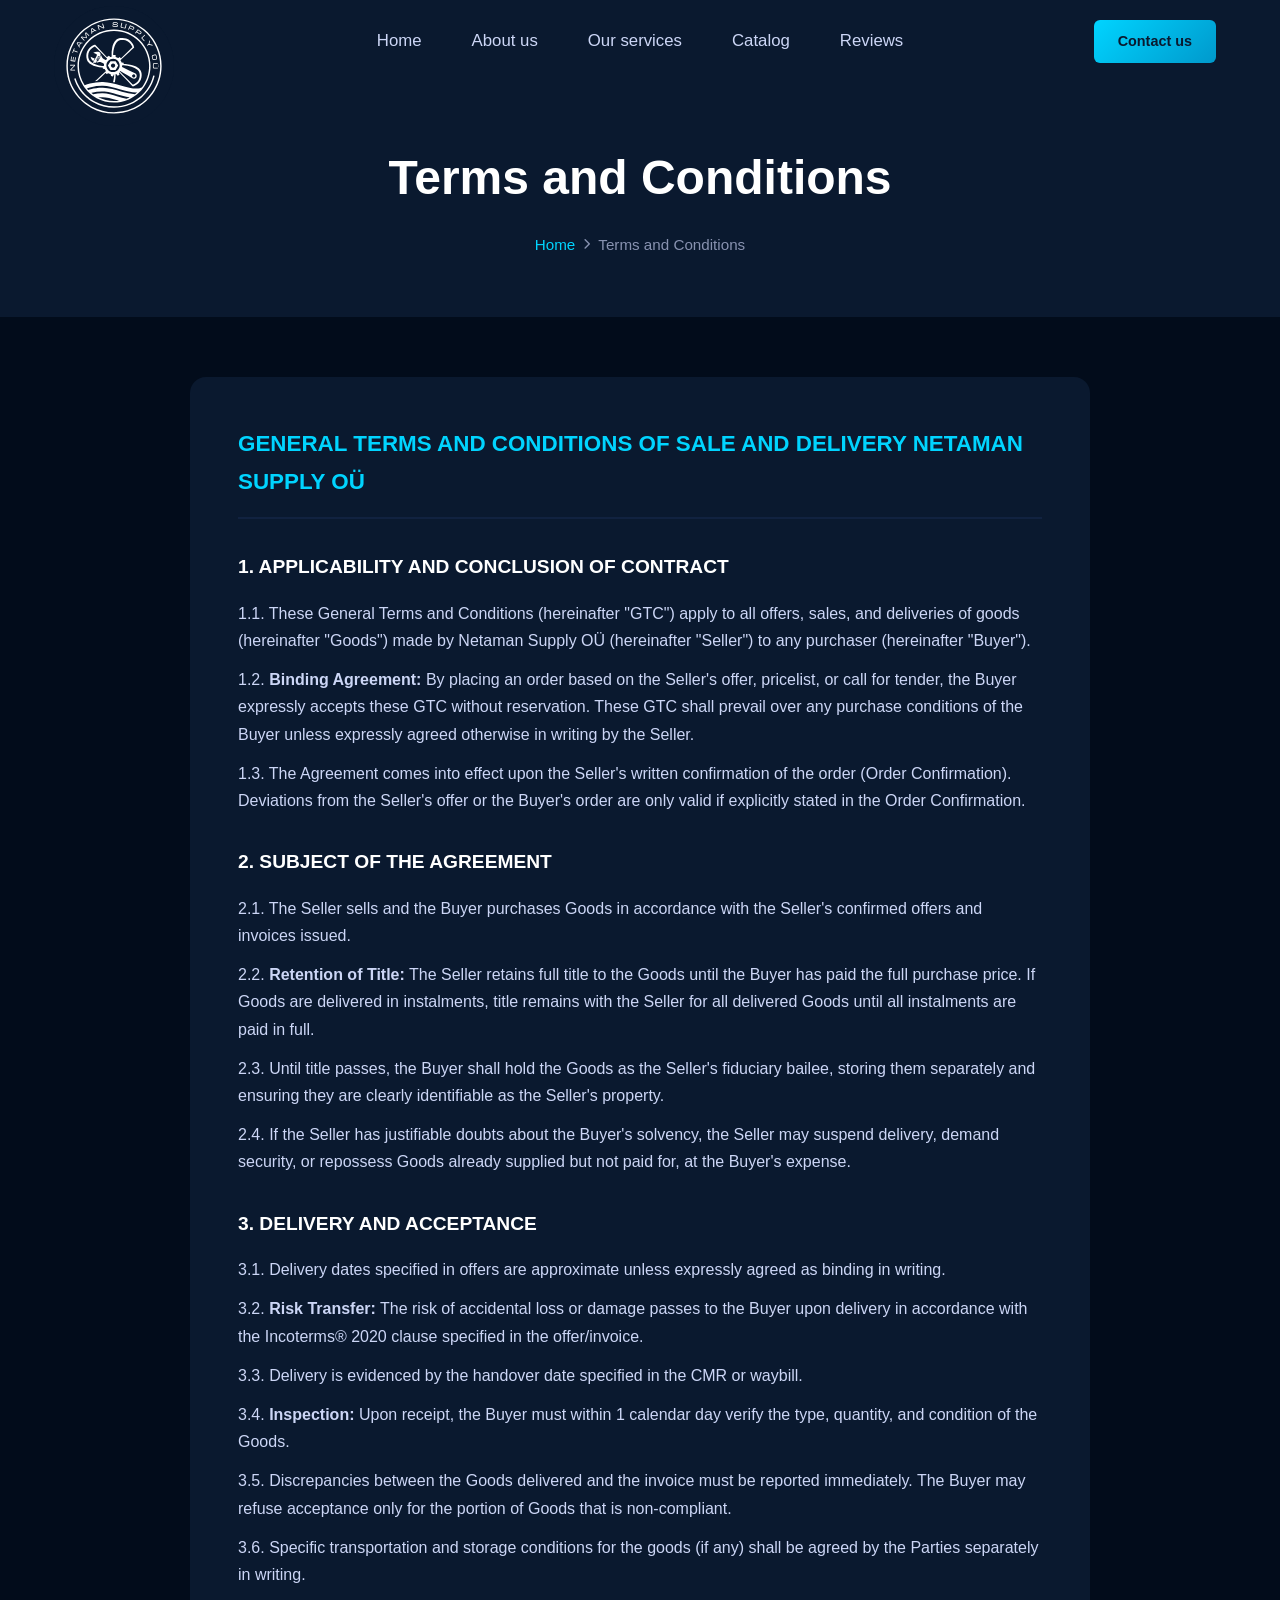
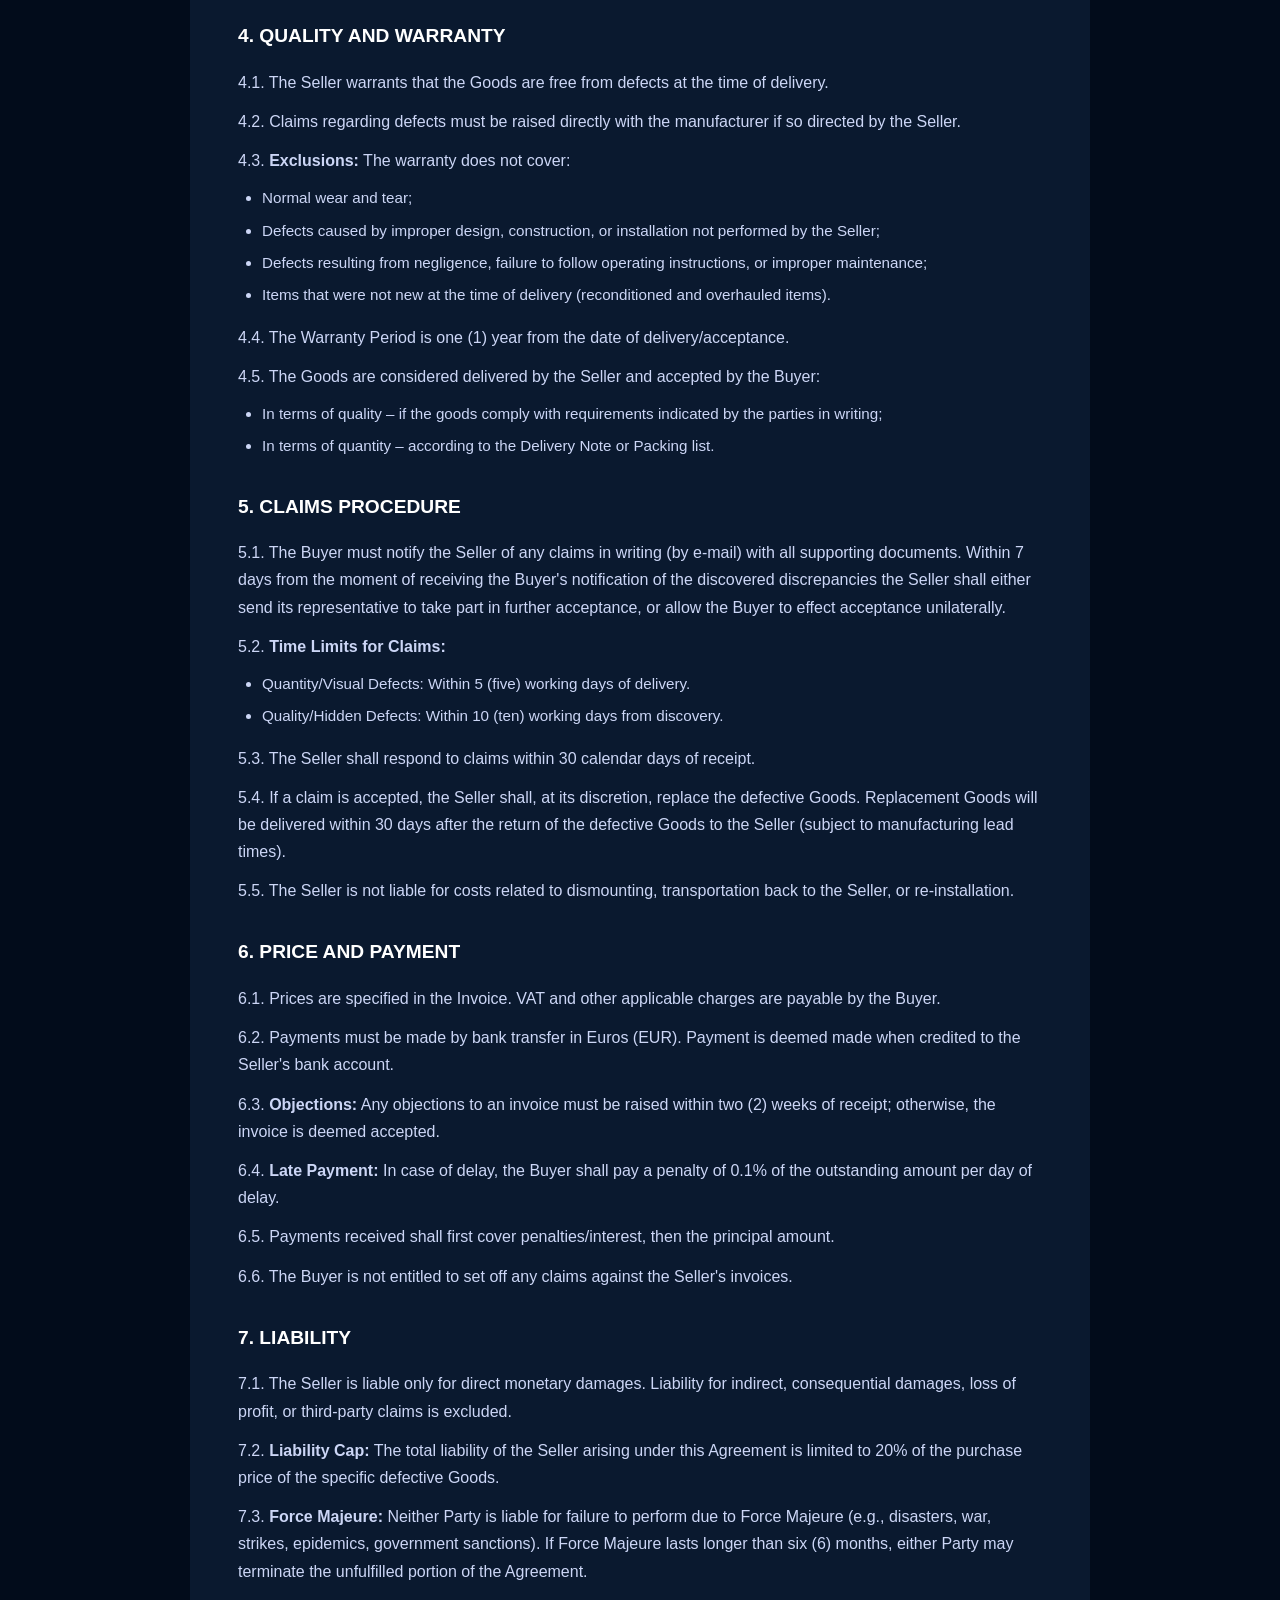
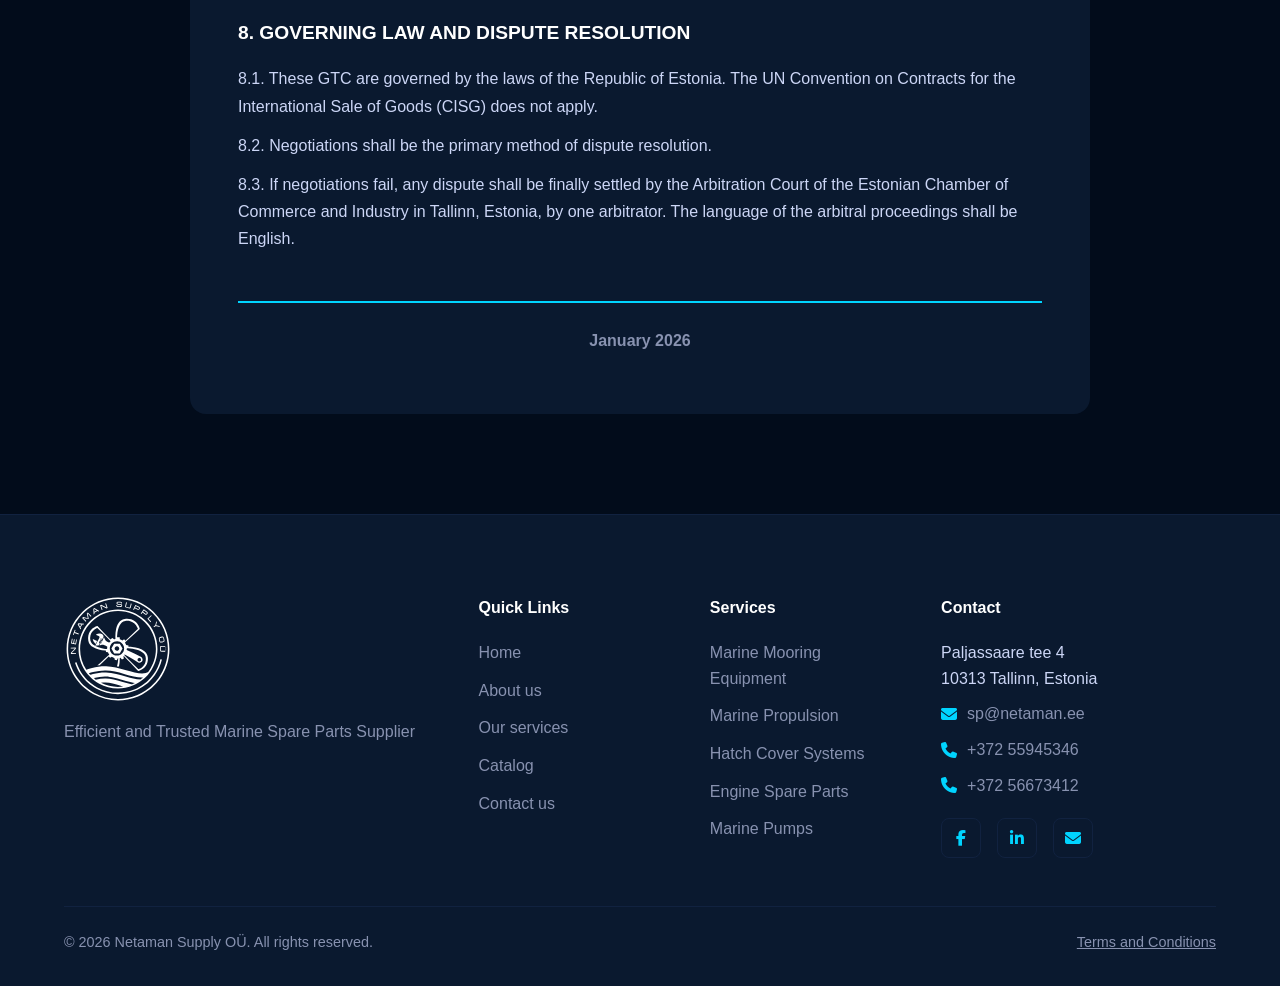
<file: terms.html>
<!DOCTYPE html>
<html lang="en">
<head>
    <meta charset="UTF-8">
    <meta name="viewport" content="width=device-width, initial-scale=1.0">
    <meta name="description" content="Terms and Conditions of Netaman Supply OÜ – General Terms and Conditions of Sale and Delivery.">
    <title>Terms and Conditions – Netaman Supply OÜ</title>
    <link rel="icon" type="image/svg+xml" href="favicon/favicon.svg">
    <link rel="stylesheet" href="https://cdnjs.cloudflare.com/ajax/libs/font-awesome/6.5.1/css/all.min.css">
    <link rel="stylesheet" href="styles.css">
</head>
<body>
    <header class="header" id="header">
        <div class="container">
            <div class="logo">
                <a href="index.html#home" class="logo-circle">
                    <img src="img/logo/LogoNSPLY.svg" alt="NSPLY Logo" class="logo-img">
                </a>
            </div>
            <nav class="nav" id="nav">
                <button class="nav-toggle" id="nav-toggle" aria-label="Toggle navigation">
                    <span></span>
                    <span></span>
                    <span></span>
                </button>
                <ul class="nav-list">
                    <li><a href="index.html#home" class="nav-link">Home</a></li>
                    <li><a href="index.html#about" class="nav-link">About us</a></li>
                    <li><a href="index.html#services" class="nav-link">Our services</a></li>
                    <li><a href="category.html" class="nav-link">Catalog</a></li>
                    <li><a href="index.html#reviews" class="nav-link">Reviews</a></li>
                </ul>
            </nav>
            <a href="index.html#contact" class="nav-btn">Contact us</a>
        </div>
    </header>

    <main>
        <section class="page-hero">
            <div class="container">
                <h1 class="page-title">Terms and Conditions</h1>
                <nav class="breadcrumb">
                    <a href="index.html">Home</a>
                    <i class="fa-solid fa-chevron-right"></i>
                    <span>Terms and Conditions</span>
                </nav>
            </div>
        </section>

        <section class="terms-page">
            <div class="container">
                <div class="terms-container">
                    <h2>GENERAL TERMS AND CONDITIONS OF SALE AND DELIVERY NETAMAN SUPPLY OÜ</h2>
                    
                    <div class="terms-section">
                        <h3>1. APPLICABILITY AND CONCLUSION OF CONTRACT</h3>
                        <p>1.1. These General Terms and Conditions (hereinafter "GTC") apply to all offers, sales, and deliveries of goods (hereinafter "Goods") made by Netaman Supply OÜ (hereinafter "Seller") to any purchaser (hereinafter "Buyer").</p>
                        <p>1.2. <strong>Binding Agreement:</strong> By placing an order based on the Seller's offer, pricelist, or call for tender, the Buyer expressly accepts these GTC without reservation. These GTC shall prevail over any purchase conditions of the Buyer unless expressly agreed otherwise in writing by the Seller.</p>
                        <p>1.3. The Agreement comes into effect upon the Seller's written confirmation of the order (Order Confirmation). Deviations from the Seller's offer or the Buyer's order are only valid if explicitly stated in the Order Confirmation.</p>
                    </div>

                    <div class="terms-section">
                        <h3>2. SUBJECT OF THE AGREEMENT</h3>
                        <p>2.1. The Seller sells and the Buyer purchases Goods in accordance with the Seller's confirmed offers and invoices issued.</p>
                        <p>2.2. <strong>Retention of Title:</strong> The Seller retains full title to the Goods until the Buyer has paid the full purchase price. If Goods are delivered in instalments, title remains with the Seller for all delivered Goods until all instalments are paid in full.</p>
                        <p>2.3. Until title passes, the Buyer shall hold the Goods as the Seller's fiduciary bailee, storing them separately and ensuring they are clearly identifiable as the Seller's property.</p>
                        <p>2.4. If the Seller has justifiable doubts about the Buyer's solvency, the Seller may suspend delivery, demand security, or repossess Goods already supplied but not paid for, at the Buyer's expense.</p>
                    </div>

                    <div class="terms-section">
                        <h3>3. DELIVERY AND ACCEPTANCE</h3>
                        <p>3.1. Delivery dates specified in offers are approximate unless expressly agreed as binding in writing.</p>
                        <p>3.2. <strong>Risk Transfer:</strong> The risk of accidental loss or damage passes to the Buyer upon delivery in accordance with the Incoterms® 2020 clause specified in the offer/invoice.</p>
                        <p>3.3. Delivery is evidenced by the handover date specified in the CMR or waybill.</p>
                        <p>3.4. <strong>Inspection:</strong> Upon receipt, the Buyer must within 1 calendar day verify the type, quantity, and condition of the Goods.</p>
                        <p>3.5. Discrepancies between the Goods delivered and the invoice must be reported immediately. The Buyer may refuse acceptance only for the portion of Goods that is non-compliant.</p>
                        <p>3.6. Specific transportation and storage conditions for the goods (if any) shall be agreed by the Parties separately in writing.</p>
                    </div>

                    <div class="terms-section">
                        <h3>4. QUALITY AND WARRANTY</h3>
                        <p>4.1. The Seller warrants that the Goods are free from defects at the time of delivery.</p>
                        <p>4.2. Claims regarding defects must be raised directly with the manufacturer if so directed by the Seller.</p>
                        <p>4.3. <strong>Exclusions:</strong> The warranty does not cover:</p>
                        <ul class="terms-list">
                            <li>Normal wear and tear;</li>
                            <li>Defects caused by improper design, construction, or installation not performed by the Seller;</li>
                            <li>Defects resulting from negligence, failure to follow operating instructions, or improper maintenance;</li>
                            <li>Items that were not new at the time of delivery (reconditioned and overhauled items).</li>
                        </ul>
                        <p>4.4. The Warranty Period is one (1) year from the date of delivery/acceptance.</p>
                        <p>4.5. The Goods are considered delivered by the Seller and accepted by the Buyer:</p>
                        <ul class="terms-list">
                            <li>In terms of quality – if the goods comply with requirements indicated by the parties in writing;</li>
                            <li>In terms of quantity – according to the Delivery Note or Packing list.</li>
                        </ul>
                    </div>

                    <div class="terms-section">
                        <h3>5. CLAIMS PROCEDURE</h3>
                        <p>5.1. The Buyer must notify the Seller of any claims in writing (by e-mail) with all supporting documents. Within 7 days from the moment of receiving the Buyer's notification of the discovered discrepancies the Seller shall either send its representative to take part in further acceptance, or allow the Buyer to effect acceptance unilaterally.</p>
                        <p>5.2. <strong>Time Limits for Claims:</strong></p>
                        <ul class="terms-list">
                            <li>Quantity/Visual Defects: Within 5 (five) working days of delivery.</li>
                            <li>Quality/Hidden Defects: Within 10 (ten) working days from discovery.</li>
                        </ul>
                        <p>5.3. The Seller shall respond to claims within 30 calendar days of receipt.</p>
                        <p>5.4. If a claim is accepted, the Seller shall, at its discretion, replace the defective Goods. Replacement Goods will be delivered within 30 days after the return of the defective Goods to the Seller (subject to manufacturing lead times).</p>
                        <p>5.5. The Seller is not liable for costs related to dismounting, transportation back to the Seller, or re-installation.</p>
                    </div>

                    <div class="terms-section">
                        <h3>6. PRICE AND PAYMENT</h3>
                        <p>6.1. Prices are specified in the Invoice. VAT and other applicable charges are payable by the Buyer.</p>
                        <p>6.2. Payments must be made by bank transfer in Euros (EUR). Payment is deemed made when credited to the Seller's bank account.</p>
                        <p>6.3. <strong>Objections:</strong> Any objections to an invoice must be raised within two (2) weeks of receipt; otherwise, the invoice is deemed accepted.</p>
                        <p>6.4. <strong>Late Payment:</strong> In case of delay, the Buyer shall pay a penalty of 0.1% of the outstanding amount per day of delay.</p>
                        <p>6.5. Payments received shall first cover penalties/interest, then the principal amount.</p>
                        <p>6.6. The Buyer is not entitled to set off any claims against the Seller's invoices.</p>
                    </div>

                    <div class="terms-section">
                        <h3>7. LIABILITY</h3>
                        <p>7.1. The Seller is liable only for direct monetary damages. Liability for indirect, consequential damages, loss of profit, or third-party claims is excluded.</p>
                        <p>7.2. <strong>Liability Cap:</strong> The total liability of the Seller arising under this Agreement is limited to 20% of the purchase price of the specific defective Goods.</p>
                        <p>7.3. <strong>Force Majeure:</strong> Neither Party is liable for failure to perform due to Force Majeure (e.g., disasters, war, strikes, epidemics, government sanctions). If Force Majeure lasts longer than six (6) months, either Party may terminate the unfulfilled portion of the Agreement.</p>
                    </div>

                    <div class="terms-section">
                        <h3>8. GOVERNING LAW AND DISPUTE RESOLUTION</h3>
                        <p>8.1. These GTC are governed by the laws of the Republic of Estonia. The UN Convention on Contracts for the International Sale of Goods (CISG) does not apply.</p>
                        <p>8.2. Negotiations shall be the primary method of dispute resolution.</p>
                        <p>8.3. If negotiations fail, any dispute shall be finally settled by the Arbitration Court of the Estonian Chamber of Commerce and Industry in Tallinn, Estonia, by one arbitrator. The language of the arbitral proceedings shall be English.</p>
                    </div>

                    <div class="terms-footer">
                        <p>January 2026</p>
                    </div>
                </div>
            </div>
        </section>
    </main>

    <footer class="footer">
        <div class="container">
            <div class="footer-grid">
                <div class="footer-brand">
                    <img src="img/logo/LogoNSPLY.svg" alt="NSPLY Logo" class="logo-img">
                    <p>Efficient and Trusted Marine Spare Parts Supplier</p>
                </div>
                <div class="footer-links">
                    <h4>Quick Links</h4>
                    <ul>
                        <li><a href="index.html#home">Home</a></li>
                        <li><a href="index.html#about">About us</a></li>
                        <li><a href="index.html#services">Our services</a></li>
                        <li><a href="category.html">Catalog</a></li>
                        <li><a href="index.html#contact">Contact us</a></li>
                    </ul>
                </div>
                <div class="footer-services">
                    <h4>Services</h4>
                    <ul>
                        <li><a href="index.html#services">Marine Mooring Equipment</a></li>
                        <li><a href="index.html#services">Marine Propulsion</a></li>
                        <li><a href="index.html#services">Hatch Cover Systems</a></li>
                        <li><a href="category.html">Engine Spare Parts</a></li>
                        <li><a href="category.html">Marine Pumps</a></li>
                    </ul>
                </div>
                <div class="footer-contact">
                    <h4>Contact</h4>
                    <p>Paljassaare tee 4<br>10313 Tallinn, Estonia</p>
                    <p><i class="fa-solid fa-envelope"></i> <a href="mailto:sp@netaman.ee">sp@netaman.ee</a></p>
                    <p><i class="fa-solid fa-phone"></i> <a href="tel:+37255945346">+372 55945346</a></p>
                    <p><i class="fa-solid fa-phone"></i> <a href="tel:+37256673412">+372 56673412</a></p>
                    <div class="social-links">
                        <a href="https://www.facebook.com/" aria-label="Facebook"><i class="fa-brands fa-facebook-f"></i></a>
                        <a href="https://www.linkedin.com/" aria-label="LinkedIn"><i class="fa-brands fa-linkedin-in"></i></a>
                        <a href="mailto:sp@netaman.ee" aria-label="Email"><i class="fa-solid fa-envelope"></i></a>
                    </div>
                </div>
            </div>
            <div class="footer-bottom">
                <p>&copy; 2026 Netaman Supply OÜ. All rights reserved.</p>
                <a href="terms.html" class="terms-link">Terms and Conditions</a>
            </div>
        </div>
    </footer>

    <script src="script.js"></script>
</body>
</html>
</file>
<file: styles.css>
:root {
    --primary: #0a192f;
    --primary-light: #112240;
    --accent: #00d4ff;
    --accent-dark: #0099cc;
    --text: #ccd6f6;
    --text-light: #8892b0;
    --white: #ffffff;
    --bg-dark: #020c1b;
    --bg-card: #112240;
    --gradient: linear-gradient(135deg, var(--accent) 0%, var(--accent-dark) 100%);
    --shadow: 0 10px 30px -10px rgba(2, 12, 27, 0.7);
    --transition: all 0.3s cubic-bezier(0.645, 0.045, 0.355, 1);
    --font-main: 'Inter', -apple-system, BlinkMacSystemFont, 'Segoe UI', Roboto, sans-serif;
    --container: 1200px;
}

* {
    margin: 0;
    padding: 0;
    box-sizing: border-box;
}

html {
    scroll-behavior: smooth;
    font-size: 16px;
}

body {
    font-family: var(--font-main);
    background: var(--bg-dark);
    color: var(--text);
    line-height: 1.6;
    overflow-x: hidden;
}

.container {
    max-width: var(--container);
    margin: 0 auto;
    padding: 0 24px;
}

/* Header */
.header {
    position: fixed;
    top: 0;
    left: 0;
    right: 0;
    z-index: 1000;
    background: var(--primary);
    backdrop-filter: blur(12px);
    -webkit-backdrop-filter: blur(12px);
    transition: var(--transition);
}

.header.scrolled {
    background: var(--primary);
    box-shadow: var(--shadow);
}

.header .container {
    display: grid;
    grid-template-columns: 1fr auto 1fr;
    align-items: center;
    padding-top: 20px;
    padding-bottom: 20px;
}

.nav {
    display: flex;
    align-items: center;
    justify-content: center;
    gap: 32px;
}

.logo-img {
    height: 100px;
    width: auto;
    display: block;
    filter: brightness(0) invert(1);
    position: relative;
    z-index: 1;
}

.header .logo {
    position: relative;
    display: flex;
    align-items: center;
}

.logo-circle {
    width: 120px;
    height: 120px;
    border-radius: 50%;
    background: var(--primary);
    backdrop-filter: blur(12px);
    -webkit-backdrop-filter: blur(12px);
    display: flex;
    align-items: center;
    justify-content: center;
    transition: background 0.3s ease;
    position: absolute;
    left: -10px;
    top: 65%;
    transform: translateY(-30%);
    overflow: visible;
    box-shadow: 0 0 0 0px rgba(255, 255, 255, 0.08);
}

.logo-circle:hover {
    background: var(--primary);
}

.logo-circle:hover {
    background: var(--primary);
}

.header .logo .logo-img {
    height: 100px;
}

.footer .logo-img {
    height: 108px;
    margin-bottom: 12px;
}

.nav-list {
    display: flex;
    gap: 50px;
    list-style: none;
}

.nav-list .nav-mobile-btn {
    display: none;
}

.nav-btn {
    justify-self: end;
}

.nav-link {
    color: var(--text);
    text-decoration: none;
    font-size: 1.05rem;
    font-weight: 400;
    transition: var(--transition);
    position: relative;
}

.nav-link::after {
    content: '';
    position: absolute;
    bottom: -4px;
    left: 0;
    width: 0;
    height: 2px;
    background: var(--accent);
    transition: var(--transition);
}

.nav-link:hover,
.nav-link.active {
    color: var(--accent);
}

.nav-link:hover::after,
.nav-link.active::after {
    width: 100%;
}

.nav-toggle {
    display: none;
    background: none;
    border: none;
    cursor: pointer;
    padding: 10px;
}

.nav-toggle span {
    display: block;
    width: 25px;
    height: 2px;
    background: var(--accent);
    margin: 6px 0;
    transition: var(--transition);
}

.nav-btn {
    padding: 10px 24px;
    background: var(--gradient);
    color: var(--primary);
    text-decoration: none;
    font-size: 0.9rem;
    font-weight: 600;
    border-radius: 6px;
    transition: var(--transition);
    white-space: nowrap;
}

.nav-btn:hover {
    transform: translateY(-2px);
    box-shadow: 0 10px 30px rgba(0, 212, 255, 0.3);
}

/* Hero */
.hero {
    min-height: 100vh;
    display: flex;
    align-items: center;
    justify-content: center;
    position: relative;
    padding: 120px 24px 80px;
}

.hero-video-bg {
    position: absolute;
    inset: 0;
    background: var(--primary);
    z-index: 0;
    overflow: hidden;
}

.hero-bg-image {
    position: absolute;
    inset: -50px;
    background: url('img/Header_Netaman.png') center/cover no-repeat;
    will-change: transform;
}

.video-placeholder {
    display: none;
}

.play-icon {
    width: 80px;
    height: 80px;
    border: 3px solid var(--accent);
    border-radius: 50%;
    display: flex;
    align-items: center;
    justify-content: center;
    color: var(--accent);
    margin-bottom: 16px;
    cursor: pointer;
    transition: var(--transition);
}

.play-icon i {
    font-size: 1.5rem;
    margin-left: 4px;
}

.play-icon:hover {
    background: var(--accent);
    color: var(--primary);
}

.video-placeholder p {
    color: var(--text-light);
    font-size: 1rem;
}

.hero-overlay {
    position: absolute;
    inset: 0;
    background: rgba(2, 12, 27, 0.65);
    z-index: 2;
}

.hero-content {
    position: relative;
    z-index: 3;
    text-align: center;
    max-width: 800px;
    will-change: transform, opacity;
}

.hero-title {
    font-size: clamp(2rem, 5vw, 3.5rem);
    font-weight: 700;
    color: var(--white);
    margin-bottom: 16px;
    line-height: 1.2;
}

.hero-subtitle {
    font-size: clamp(1.2rem, 2.5vw, 1.5rem);
    color: var(--accent);
    margin-bottom: 24px;
    font-weight: 600;
}

.hero-text {
    font-size: 1.1rem;
    color: var(--text-light);
    margin-bottom: 32px;
    max-width: 600px;
    margin-left: auto;
    margin-right: auto;
}

.hero-buttons {
    display: flex;
    gap: 16px;
    justify-content: center;
    flex-wrap: wrap;
}

.btn {
    padding: 14px 28px;
    border-radius: 6px;
    font-size: 0.95rem;
    font-weight: 600;
    text-decoration: none;
    cursor: pointer;
    transition: var(--transition);
    border: 2px solid transparent;
    display: inline-block;
}

.btn-primary {
    background: var(--gradient);
    color: var(--primary);
}

.btn-primary:hover {
    transform: translateY(-2px);
    box-shadow: 0 10px 30px rgba(0, 212, 255, 0.3);
}

.btn-outline {
    border-color: var(--accent);
    color: var(--accent);
    background: transparent;
}

.btn-outline:hover {
    background: rgba(0, 212, 255, 0.1);
}

.btn-full {
    width: 100%;
}

.hero-scroll {
    position: absolute;
    bottom: 40px;
    left: 50%;
    transform: translateX(-50%);
    z-index: 3;
    text-align: center;
    color: var(--text-light);
    font-size: 0.85rem;
    will-change: opacity;
}

.scroll-arrow {
    width: 24px;
    height: 40px;
    border: 2px solid var(--text-light);
    border-radius: 12px;
    margin: 12px auto 0;
    position: relative;
}

.scroll-arrow::after {
    content: '';
    position: absolute;
    top: 8px;
    left: 50%;
    transform: translateX(-50%);
    width: 4px;
    height: 8px;
    background: var(--accent);
    border-radius: 2px;
    animation: scrollBounce 2s infinite;
}

@keyframes scrollBounce {
    0%, 100% { top: 8px; opacity: 1; }
    50% { top: 20px; opacity: 0.3; }
}

/* Stats */
.stats {
    padding: 60px 0;
    background: var(--primary);
    position: relative;
}

.stats::before {
    content: '';
    position: absolute;
    top: 0;
    left: 0;
    right: 0;
    height: 1px;
    background: linear-gradient(90deg, transparent, var(--accent), transparent);
}

.stats-grid {
    display: grid;
    grid-template-columns: repeat(4, 1fr);
    gap: 32px;
    text-align: center;
}

.stat-item {
    padding: 24px;
}

.stat-number {
    font-size: 3rem;
    font-weight: 700;
    color: var(--accent);
    display: inline;
}

.stat-suffix {
    font-size: 2rem;
    color: var(--accent);
    font-weight: 700;
}

.stat-label {
    color: var(--text-light);
    margin-top: 8px;
    font-size: 1rem;
}

/* Sections */
section {
    padding: 100px 0;
}

.section-tag {
    display: inline-block;
    color: var(--accent);
    font-size: 0.9rem;
    font-weight: 600;
    text-transform: uppercase;
    letter-spacing: 2px;
    margin-bottom: 12px;
}

.section-tag.center {
    display: block;
    text-align: center;
}

.section-title {
    font-size: clamp(1.8rem, 3vw, 2.5rem);
    color: var(--white);
    margin-bottom: 16px;
    font-weight: 700;
}

.section-title.center {
    text-align: center;
}

.section-desc {
    color: var(--text-light);
    font-size: 1.1rem;
    text-align: center;
    max-width: 600px;
    margin: 0 auto 48px;
}

/* About */
.about-grid {
    display: grid;
    grid-template-columns: 1fr 1fr;
    gap: 64px;
    align-items: center;
}

.image-placeholder {
    background: var(--primary-light);
    border: 2px dashed var(--text-light);
    border-radius: 12px;
    display: flex;
    align-items: center;
    justify-content: center;
    color: var(--text-light);
    font-size: 1.1rem;
    aspect-ratio: 16/10;
    transition: var(--transition);
}

.about-image {
    border-radius: 12px;
    overflow: hidden;
}

.about-image img {
    width: 100%;
    height: 100%;
    object-fit: cover;
    border-radius: 12px;
    transition: var(--transition);
}

.about-content p {
    margin-bottom: 16px;
    color: var(--text-light);
}

.about-features {
    list-style: none;
    margin-top: 24px;
}

.about-features li {
    display: flex;
    align-items: center;
    gap: 12px;
    margin-bottom: 16px;
    color: var(--text);
}

.feature-icon {
    color: var(--accent);
    font-size: 1.2rem;
}

/* Services */
.services {
    background: var(--primary);
}

.services-grid {
    display: grid;
    grid-template-columns: repeat(3, 1fr);
    gap: 32px;
    margin-top: 48px;
}

.service-card {
    background: var(--bg-card);
    padding: 40px 32px;
    border-radius: 12px;
    text-align: center;
    transition: var(--transition);
    position: relative;
    overflow: hidden;
}

.service-card::before {
    content: '';
    position: absolute;
    top: 0;
    left: 0;
    right: 0;
    height: 3px;
    background: var(--gradient);
    transform: scaleX(0);
    transition: var(--transition);
}

.service-card:hover {
    transform: translateY(-8px);
    box-shadow: var(--shadow);
}

.service-card:hover::before {
    transform: scaleX(1);
}

.service-icon {
    font-size: 3rem;
    color: var(--accent);
    margin-bottom: 24px;
}

.service-icon i {
    font-size: 3rem;
}

.service-card h3 {
    color: var(--white);
    font-size: 1.3rem;
    margin-bottom: 16px;
}

.service-card p {
    color: var(--text-light);
    font-size: 0.95rem;
    margin-bottom: 8px;
}

/* Catalog */
.catalog-search {
    display: flex;
    max-width: 500px;
    margin: 0 auto 32px;
    gap: 0;
}

.search-input {
    flex: 1;
    padding: 14px 20px;
    border: 2px solid var(--primary-light);
    border-radius: 8px 0 0 8px;
    background: var(--primary);
    color: var(--text);
    font-size: 1rem;
    transition: var(--transition);
}

.search-input:focus {
    outline: none;
    border-color: var(--accent);
}

.search-btn {
    padding: 14px 24px;
    background: var(--gradient);
    border: none;
    border-radius: 0 8px 8px 0;
    cursor: pointer;
    font-size: 1.1rem;
    transition: var(--transition);
    display: flex;
    align-items: center;
    justify-content: center;
}

.search-btn i {
    font-size: 1.1rem;
}

.search-btn:hover {
    opacity: 0.9;
}

.catalog-filters {
    display: flex;
    gap: 12px;
    justify-content: center;
    flex-wrap: wrap;
    margin-bottom: 48px;
}

.filter-btn {
    padding: 10px 20px;
    background: transparent;
    border: 1px solid var(--primary-light);
    border-radius: 30px;
    color: var(--text);
    cursor: pointer;
    transition: var(--transition);
    font-size: 0.9rem;
}

.filter-btn:hover,
.filter-btn.active {
    background: var(--accent);
    color: var(--primary);
    border-color: var(--accent);
}

.catalog-grid {
    display: grid;
    grid-template-columns: repeat(3, 1fr);
    gap: 32px;
}

.catalog-item {
    background: var(--primary);
    border-radius: 12px;
    overflow: hidden;
    transition: var(--transition);
}

.catalog-item:hover {
    transform: translateY(-8px);
    box-shadow: var(--shadow);
}

.catalog-item.hidden {
    display: none;
}

.catalog-image {
    aspect-ratio: 16/10;
    overflow: hidden;
    background: var(--primary-light);
}

.catalog-image img {
    width: 100%;
    height: 100%;
    object-fit: cover;
    transition: var(--transition);
}

.catalog-item:hover .catalog-image img {
    transform: scale(1.05);
}

.catalog-info {
    padding: 24px;
}

.catalog-info h3 {
    color: var(--white);
    font-size: 1.2rem;
    margin-bottom: 12px;
}

.catalog-info p {
    color: var(--text-light);
    font-size: 0.9rem;
    margin-bottom: 20px;
}

.catalog-link {
    color: var(--accent);
    text-decoration: none;
    font-weight: 600;
    font-size: 0.9rem;
    transition: var(--transition);
}

.catalog-link:hover {
    text-decoration: underline;
}

/* Reviews */
.reviews {
    background: var(--primary);
}

.reviews-slider {
    position: relative;
    overflow: hidden;
    margin-bottom: 80px;
}

.reviews-track {
    display: flex;
    transition: transform 0.5s ease;
}

.review-card {
    min-width: 100%;
    padding: 48px;
    background: var(--bg-card);
    border-radius: 16px;
    text-align: center;
}

.review-stars {
    color: #ffd700;
    font-size: 1.5rem;
    margin-bottom: 24px;
    display: flex;
    justify-content: center;
    gap: 4px;
}

.review-card p {
    font-size: 1.2rem;
    color: var(--text);
    font-style: italic;
    margin-bottom: 32px;
    max-width: 700px;
    margin-left: auto;
    margin-right: auto;
}

.review-author {
    display: flex;
    align-items: center;
    justify-content: center;
    gap: 16px;
}

.author-avatar {
    width: 50px;
    height: 50px;
    border-radius: 50%;
    background: var(--gradient);
    display: flex;
    align-items: center;
    justify-content: center;
    color: var(--primary);
    font-weight: 700;
    font-size: 1.2rem;
}

.review-author strong {
    color: var(--white);
    display: block;
}

.review-author span {
    color: var(--text-light);
    font-size: 0.9rem;
}

.slider-controls {
    display: flex;
    align-items: center;
    justify-content: center;
    gap: 24px;
    margin-top: 32px;
}

.slider-btn {
    width: 48px;
    height: 48px;
    border-radius: 50%;
    border: 2px solid var(--accent);
    background: transparent;
    color: var(--accent);
    cursor: pointer;
    font-size: 1.2rem;
    transition: var(--transition);
    display: flex;
    align-items: center;
    justify-content: center;
}

.slider-btn i {
    font-size: 1rem;
}

.slider-btn:hover {
    background: var(--accent);
    color: var(--primary);
}

.slider-dots {
    display: flex;
    gap: 8px;
}

.slider-dots .dot {
    width: 12px;
    height: 12px;
    border-radius: 50%;
    background: var(--primary-light);
    cursor: pointer;
    transition: var(--transition);
}

.slider-dots .dot.active {
    background: var(--accent);
}

.case-studies-title {
    color: var(--white);
    font-size: 1.8rem;
    margin-bottom: 32px;
    text-align: center;
}

.case-studies-grid {
    display: grid;
    grid-template-columns: repeat(3, 1fr);
    gap: 32px;
}

.case-card {
    background: var(--bg-card);
    border-radius: 12px;
    overflow: hidden;
    transition: var(--transition);
}

.case-card:hover {
    transform: translateY(-8px);
    box-shadow: var(--shadow);
}

.case-content {
    padding: 24px;
}

.case-tag {
    display: inline-block;
    background: rgba(0, 212, 255, 0.1);
    color: var(--accent);
    padding: 6px 12px;
    border-radius: 20px;
    font-size: 0.8rem;
    font-weight: 600;
    margin-bottom: 12px;
}

.case-content h4 {
    color: var(--white);
    font-size: 1.1rem;
    margin-bottom: 12px;
}

.case-content p {
    color: var(--text-light);
    font-size: 0.9rem;
    margin-bottom: 16px;
}

.case-link {
    color: var(--accent);
    text-decoration: none;
    font-weight: 600;
    font-size: 0.9rem;
    transition: var(--transition);
}

.case-link:hover {
    text-decoration: underline;
}

.case-link i {
    margin-left: 6px;
    transition: transform 0.3s ease;
}

.case-link:hover i {
    transform: translateX(4px);
}

.catalog-cta {
    text-align: center;
    margin-top: 48px;
}

.catalog-cta .btn-outline {
    padding: 16px 40px;
    font-size: 1.05rem;
}

.catalog-cta .btn-outline i {
    margin-right: 10px;
}

/* Lead Capture */
.lead-capture {
    background: linear-gradient(135deg, var(--bg-dark) 0%, var(--primary) 100%);
}

.lead-capture-content {
    display: grid;
    grid-template-columns: 1fr 1fr;
    gap: 64px;
    align-items: center;
}

.lead-text h2 {
    color: var(--white);
    font-size: 2rem;
    margin-bottom: 16px;
}

.lead-text p {
    color: var(--text-light);
    font-size: 1.1rem;
    margin-bottom: 24px;
}

.lead-text ul {
    list-style: none;
}

.lead-text li {
    color: var(--text);
    margin-bottom: 12px;
    font-size: 1rem;
    display: flex;
    align-items: center;
    gap: 12px;
}

.lead-text li i {
    color: var(--accent);
}

.lead-form {
    background: var(--bg-card);
    padding: 40px;
    border-radius: 16px;
    box-shadow: var(--shadow);
}

.lead-form h3 {
    color: var(--white);
    font-size: 1.5rem;
    margin-bottom: 24px;
}

.form-group {
    margin-bottom: 16px;
}

.form-group input,
.form-group textarea {
    width: 100%;
    padding: 14px 16px;
    border: 2px solid var(--primary-light);
    border-radius: 8px;
    background: var(--primary);
    color: var(--text);
    font-size: 1rem;
    font-family: var(--font-main);
    transition: var(--transition);
}

.form-group input:focus,
.form-group textarea:focus {
    outline: none;
    border-color: var(--accent);
}

.form-group textarea {
    resize: vertical;
}

.form-success {
    display: none;
    background: rgba(0, 212, 255, 0.1);
    border: 1px solid var(--accent);
    border-radius: 8px;
    padding: 20px;
    text-align: center;
    color: var(--accent);
    margin-top: 16px;
}

.form-success.show {
    display: block;
}

/* Contact */
.contact-grid {
    display: grid;
    grid-template-columns: 1fr 1.5fr;
    gap: 64px;
    margin-top: 48px;
}

.contact-item {
    display: flex;
    gap: 20px;
    margin-bottom: 32px;
}

.contact-icon {
    font-size: 1.2rem;
    width: 48px;
    height: 48px;
    background: var(--primary-light);
    border-radius: 12px;
    display: flex;
    align-items: center;
    justify-content: center;
    flex-shrink: 0;
    color: var(--accent);
}

.contact-item h4 {
    color: var(--white);
    margin-bottom: 8px;
}

.contact-item p,
.contact-item a {
    color: var(--text-light);
    text-decoration: none;
}

.contact-item a:hover {
    color: var(--accent);
}

.contact-form form {
    background: var(--primary);
    padding: 40px;
    border-radius: 16px;
}

.form-row {
    display: grid;
    grid-template-columns: 1fr 1fr;
    gap: 16px;
}

/* Footer */
.footer {
    background: var(--primary);
    padding: 80px 0 32px;
    border-top: 1px solid var(--primary-light);
}

.footer-grid {
    display: grid;
    grid-template-columns: 2fr 1fr 1fr 1.5fr;
    gap: 48px;
    margin-bottom: 48px;
}

.footer-brand p {
    color: var(--text-light);
    margin-top: 16px;
}

.footer-links h4,
.footer-services h4,
.footer-contact h4 {
    color: var(--white);
    margin-bottom: 20px;
}

.footer-links ul,
.footer-services ul {
    list-style: none;
}

.footer-links li,
.footer-services li {
    margin-bottom: 12px;
}

.footer-links a,
.footer-services a {
    color: var(--text-light);
    text-decoration: none;
    transition: var(--transition);
}

.footer-links a:hover,
.footer-services a:hover {
    color: var(--accent);
}

.social-links {
    display: flex;
    gap: 16px;
    margin-top: 20px;
}

.social-links a {
    width: 40px;
    height: 40px;
    border: 1px solid var(--primary-light);
    border-radius: 8px;
    display: flex;
    align-items: center;
    justify-content: center;
    color: var(--text);
    text-decoration: none;
    transition: all 0.3s ease;
    font-size: 1rem;
}

.social-links a:hover {
    background: var(--primary);
    color: #fff;
    border-color: var(--accent);
    transform: translateY(-3px);
    box-shadow: 0 6px 14px rgba(0, 0, 0, 0.2);
}

.footer-contact p {
    display: flex;
    align-items: center;
    gap: 10px;
    margin-bottom: 10px;
}

.footer-contact i {
    color: var(--accent);
    width: 16px;
    text-align: center;
}

.footer-contact a {
    color: var(--text-light);
    text-decoration: none;
    transition: var(--transition);
}

.footer-contact a:hover {
    color: var(--accent);
}

.footer-bottom {
    border-top: 1px solid var(--primary-light);
    padding-top: 24px;
    display: flex;
    justify-content: space-between;
    align-items: center;
    flex-wrap: wrap;
    gap: 16px;
}

.footer-bottom p,
.footer-bottom a {
    color: var(--text-light);
    font-size: 0.9rem;
}

.footer-bottom a:hover {
    color: var(--accent);
}

/* Modal */
.modal-overlay {
    position: fixed;
    inset: 0;
    background: rgba(2, 12, 27, 0.9);
    z-index: 2000;
    display: flex;
    align-items: center;
    justify-content: center;
    padding: 24px;
    opacity: 0;
    visibility: hidden;
    transition: all 0.3s ease;
}

.modal-overlay.active {
    opacity: 1;
    visibility: visible;
}

.modal {
    background: var(--primary);
    border-radius: 16px;
    width: 100%;
    max-width: 900px;
    max-height: 90vh;
    overflow: hidden;
    transform: scale(0.9) translateY(20px);
    transition: transform 0.3s ease;
    display: flex;
    flex-direction: column;
}

.modal-overlay.active .modal {
    transform: scale(1) translateY(0);
}

.modal-header {
    display: flex;
    justify-content: space-between;
    align-items: center;
    padding: 24px 32px;
    border-bottom: 1px solid var(--primary-light);
}

.modal-header h3 {
    color: var(--white);
    font-size: 1.3rem;
}

.modal-close {
    width: 40px;
    height: 40px;
    border: none;
    background: var(--primary-light);
    border-radius: 8px;
    color: var(--text);
    cursor: pointer;
    font-size: 1.2rem;
    transition: var(--transition);
    display: flex;
    align-items: center;
    justify-content: center;
}

.modal-close:hover {
    background: var(--accent);
    color: var(--primary);
}

.modal-body {
    overflow: hidden;
    max-height: calc(90vh - 80px);
}

.terms-content {
    padding: 32px;
    overflow-y: auto;
    height: 100%;
    color: var(--text);
    line-height: 1.8;
    scrollbar-width: thin;
    scrollbar-color: var(--accent) var(--primary);
}

.terms-content::-webkit-scrollbar {
    width: 8px;
}

.terms-content::-webkit-scrollbar-track {
    background: var(--primary);
}

.terms-content::-webkit-scrollbar-thumb {
    background-color: var(--accent);
    border-radius: 4px;
}

.terms-main-title {
    color: var(--accent);
    font-size: 1.2rem;
    margin-bottom: 24px;
    padding-bottom: 12px;
    border-bottom: 2px solid var(--primary-light);
}

.terms-content h4 {
    color: var(--white);
    font-size: 1.1rem;
    margin-bottom: 12px;
    margin-top: 16px;
}

.terms-content p {
    margin-bottom: 12px;
    font-size: 0.95rem;
}

.terms-list {
    margin: 12px 0 16px 24px;
    list-style-type: disc;
}

.terms-list li {
    margin-bottom: 6px;
    font-size: 0.95rem;
}

.terms-footer {
    margin-top: 40px;
    padding-top: 20px;
    border-top: 1px solid var(--primary-light);
    text-align: center;
    color: var(--text-light);
    font-weight: 600;
}


.pdf-viewer {
    background: var(--bg-card);
    border-radius: 12px;
    padding: 32px 24px;
    text-align: center;
}

@media (max-width: 768px) {
    .modal {
        max-width: 100%;
        max-height: 95vh;
        margin: 12px;
    }

    .modal-header {
        padding: 20px 24px;
    }

    .modal-body {
        padding: 0;
    }

    .terms-content {
        padding: 24px 20px;
        height: calc(95vh - 70px);
    }

    .terms-content h4 {
        font-size: 1.05rem;
    }

    .terms-section p,
    .terms-list li {
        font-size: 0.9rem;
    }
}

/* Animations */
.animate-on-scroll {
    opacity: 0;
    transform: translateY(30px);
    transition: opacity 0.6s ease, transform 0.6s ease;
}

.animate-on-scroll.visible {
    opacity: 1;
    transform: translateY(0);
}

/* Responsive */
@media (max-width: 1024px) {
    .stats-grid {
        grid-template-columns: repeat(2, 1fr);
    }

    .services-grid,
    .catalog-grid,
    .case-studies-grid {
        grid-template-columns: repeat(2, 1fr);
    }

    .about-grid {
        gap: 40px;
    }

    .footer-grid {
        grid-template-columns: repeat(2, 1fr);
    }
}

@media (max-width: 768px) {
    .header .container {
        grid-template-columns: auto 1fr auto;
    }

    .nav {
        justify-content: flex-end;
    }

    .nav-toggle {
        display: block;
        z-index: 1001;
        order: 10;
    }

    .nav-btn {
        display: none;
    }

    .nav-list {
        justify-content: center;
    }

    .nav-list .nav-mobile-btn {
        display: block;
    }

    .nav-list .nav-mobile-btn .nav-link {
        display: inline-flex;
        align-items: center;
        justify-content: center;
        padding: 12px 24px;
        background: var(--gradient);
        color: var(--primary);
        font-weight: 600;
        border-radius: 6px;
        margin-top: 16px;
    }

    .nav-list .nav-mobile-btn .nav-link::after {
        display: none;
    }

    .nav-toggle.active span:nth-child(1) {
        transform: rotate(45deg) translate(5px, 6px);
    }

    .nav-toggle.active span:nth-child(2) {
        opacity: 0;
    }

    .nav-toggle.active span:nth-child(3) {
        transform: rotate(-45deg) translate(5px, -6px);
    }

    .nav-list {
        position: fixed;
        top: 0;
        right: -100%;
        width: 80%;
        max-width: 400px;
        height: 100vh;
        background: var(--primary);
        flex-direction: column;
        justify-content: center;
        align-items: center;
        gap: 24px;
        transition: var(--transition);
        box-shadow: -10px 0 30px rgba(0, 0, 0, 0.5);
    }

    .nav-list.active {
        right: 0;
    }

    .nav-link {
        font-size: 1.2rem;
    }

    .about-grid,
    .lead-capture-content,
    .contact-grid {
        grid-template-columns: 1fr;
    }

    .services-grid,
    .catalog-grid,
    .case-studies-grid {
        grid-template-columns: 1fr;
    }

    .stats-grid {
        grid-template-columns: 1fr;
        gap: 16px;
    }

    .footer-grid {
        grid-template-columns: 1fr;
    }

    .form-row {
        grid-template-columns: 1fr;
    }

    .review-card {
        padding: 32px 24px;
    }

    .lead-form {
        padding: 24px;
    }

    .contact-form form {
        padding: 24px;
    }

    .footer-bottom {
        flex-direction: column;
        text-align: center;
    }

    section {
        padding: 60px 0;
    }
}

@media (max-width: 480px) {
    .hero-buttons {
        flex-direction: column;
    }

    .btn {
        width: 100%;
        text-align: center;
    }

    .catalog-filters {
        justify-content: flex-start;
        overflow-x: auto;
        padding-bottom: 12px;
        -webkit-overflow-scrolling: touch;
    }
}

/* Terms Page */
.terms-page {
    padding: 60px 0 100px;
}

.terms-container {
    max-width: 900px;
    margin: 0 auto;
    background: var(--primary);
    padding: 48px;
    border-radius: 16px;
    color: var(--text);
    line-height: 1.7;
}

.terms-container h2 {
    font-size: 1.4rem;
    color: var(--accent);
    margin-bottom: 32px;
    padding-bottom: 16px;
    border-bottom: 2px solid var(--primary-light);
}

.terms-container h3 {
    font-size: 1.2rem;
    color: var(--white);
    margin-bottom: 16px;
    margin-top: 32px;
}

.terms-container p {
    margin-bottom: 12px;
    font-size: 1rem;
}

.terms-list {
    margin: 12px 0 16px 24px;
    list-style-type: disc;
}

.terms-list li {
    margin-bottom: 8px;
    line-height: 1.6;
    font-size: 0.95rem;
}

.terms-footer {
    margin-top: 48px;
    padding-top: 24px;
    border-top: 2px solid var(--accent);
    text-align: center;
    color: var(--text-light);
    font-weight: 600;
    font-size: 1.1rem;
}

@media (max-width: 768px) {
    .terms-container {
        padding: 32px 24px;
    }

    .terms-container h2 {
        font-size: 1.2rem;
    }

    .terms-container h3 {
        font-size: 1.1rem;
    }
}

/* Category Page */
.page-hero {
    padding: 140px 0 60px;
    background: var(--primary);
    text-align: center;
}

.page-title {
    font-size: clamp(2rem, 4vw, 3rem);
    color: var(--white);
    margin-bottom: 16px;
}

.breadcrumb {
    display: flex;
    align-items: center;
    justify-content: center;
    gap: 8px;
    font-size: 0.95rem;
}

.breadcrumb a {
    color: var(--accent);
    text-decoration: none;
    transition: var(--transition);
}

.breadcrumb a:hover {
    text-decoration: underline;
}

.breadcrumb i {
    font-size: 0.7rem;
    color: var(--text-light);
}

.breadcrumb span {
    color: var(--text-light);
}

.catalog-page {
    padding: 60px 0 100px;
}

.category-block {
    margin-bottom: 80px;
    padding-bottom: 80px;
    border-bottom: 1px solid var(--primary-light);
}

.category-block:last-of-type {
    border-bottom: none;
    margin-bottom: 40px;
    padding-bottom: 0;
}

.category-title {
    font-size: clamp(1.5rem, 3vw, 2rem);
    color: var(--white);
    margin-bottom: 12px;
}

.category-desc {
    color: var(--text-light);
    font-size: 1.05rem;
    margin-bottom: 40px;
    max-width: 800px;
}

.subcategory-grid {
    display: grid;
    grid-template-columns: repeat(2, 1fr);
    gap: 32px;
}

.subcategory-grid.single-subcategory {
    grid-template-columns: 1fr;
}

.subcategory-card {
    background: var(--primary);
    border-radius: 12px;
    overflow: hidden;
    transition: var(--transition);
}

.subcategory-card:hover {
    transform: translateY(-6px);
    box-shadow: var(--shadow);
}

.subcategory-image {
    aspect-ratio: 16/10;
    overflow: hidden;
}

.subcategory-image img {
    width: 100%;
    height: 100%;
    object-fit: cover;
    transition: var(--transition);
}

.subcategory-card:hover .subcategory-image img {
    transform: scale(1.05);
}

.subcategory-image .image-placeholder {
    width: 100%;
    height: 100%;
    border-radius: 0;
    margin: 0;
}

.subcategory-info {
    padding: 28px;
}

.subcategory-info h3 {
    color: var(--white);
    font-size: 1.2rem;
    margin-bottom: 16px;
}

.subcategory-info p {
    color: var(--text-light);
    font-size: 0.95rem;
}

.subcategory-info ul {
    list-style: none;
    display: grid;
    grid-template-columns: repeat(2, 1fr);
    gap: 8px;
}

.subcategory-info ul li {
    color: var(--text);
    font-size: 0.9rem;
    padding-left: 16px;
    position: relative;
}

.subcategory-info ul li::before {
    content: '';
    position: absolute;
    left: 0;
    top: 50%;
    transform: translateY(-50%);
    width: 6px;
    height: 6px;
    background: var(--accent);
    border-radius: 50%;
}

.wide-card .subcategory-info ul {
    grid-template-columns: repeat(3, 1fr);
}

.wide-card .subcategory-info p {
    color: var(--text-light);
    font-size: 0.95rem;
    margin-bottom: 16px;
}

.gallery-grid {
    display: grid;
    grid-template-columns: repeat(5, 1fr);
    gap: 20px;
}

.gallery-item {
    aspect-ratio: 1;
    border-radius: 12px;
    overflow: hidden;
    transition: var(--transition);
}

.gallery-item img {
    width: 100%;
    height: 100%;
    object-fit: cover;
    transition: var(--transition);
}

.gallery-item:hover img {
    transform: scale(1.05);
}

.gallery-item:hover {
    box-shadow: var(--shadow);
}

.compatibility-section {
    margin-top: 48px;
    padding: 40px;
    background: var(--primary);
    border-radius: 16px;
}

.compatibility-title {
    color: var(--white);
    font-size: 1.4rem;
    margin-bottom: 16px;
}

.compatibility-text {
    color: var(--text);
    font-size: 1.05rem;
    margin-bottom: 24px;
}

.compatibility-list {
    display: grid;
    grid-template-columns: repeat(2, 1fr);
    gap: 12px;
    margin-bottom: 28px;
}

.compatibility-list p {
    color: var(--text);
    font-size: 0.95rem;
    padding-left: 20px;
    position: relative;
}

.compatibility-list p::before {
    content: '';
    position: absolute;
    left: 0;
    top: 50%;
    transform: translateY(-50%);
    width: 8px;
    height: 8px;
    background: var(--accent);
    border-radius: 2px;
}

.compatibility-note {
    color: var(--text-light);
    font-size: 0.85rem;
    font-style: italic;
    padding-top: 20px;
    border-top: 1px solid var(--primary-light);
}

@media (max-width: 768px) {
    .compatibility-section {
        padding: 24px;
    }

    .compatibility-list {
        grid-template-columns: 1fr;
    }
}

.gallery-item .image-placeholder {
    width: 100%;
    height: 100%;
    border-radius: 12px;
    margin: 0;
}

.catalog-page-cta {
    text-align: center;
    background: var(--primary);
    padding: 60px 40px;
    border-radius: 16px;
    margin-top: 20px;
}

.catalog-page-cta h3 {
    color: var(--white);
    font-size: 1.6rem;
    margin-bottom: 12px;
}

.catalog-page-cta p {
    color: var(--text-light);
    font-size: 1.05rem;
    margin-bottom: 28px;
}

.catalog-page-cta .btn-primary {
    display: inline-flex;
    align-items: center;
    gap: 10px;
    padding: 16px 40px;
    font-size: 1.05rem;
}

@media (max-width: 1024px) {
    .subcategory-grid {
        grid-template-columns: 1fr;
    }

    .wide-card .subcategory-info ul {
        grid-template-columns: repeat(2, 1fr);
    }

    .gallery-grid {
        grid-template-columns: repeat(3, 1fr);
    }
}

@media (max-width: 768px) {
    .subcategory-info ul {
        grid-template-columns: 1fr;
    }

    .wide-card .subcategory-info ul {
        grid-template-columns: 1fr;
    }

    .gallery-grid {
        grid-template-columns: repeat(2, 1fr);
    }

    .catalog-page-cta {
        padding: 40px 24px;
    }
}

@media (max-width: 480px) {
    .gallery-grid {
        grid-template-columns: 1fr;
    }

    .breadcrumb {
        flex-wrap: wrap;
    }
}

.scroll-top-btn {
    position: fixed;
    bottom: 32px;
    right: 32px;
    width: 50px;
    height: 50px;
    border-radius: 50%;
    background: var(--accent);
    color: var(--white);
    border: none;
    cursor: pointer;
    display: flex;
    align-items: center;
    justify-content: center;
    font-size: 1.2rem;
    opacity: 0;
    visibility: hidden;
    transform: translateY(20px);
    transition: opacity 0.4s ease, visibility 0.4s ease, transform 0.4s ease, background 0.3s ease;
    z-index: 999;
    box-shadow: 0 4px 12px rgba(0, 0, 0, 0.3);
}

.scroll-top-btn.visible {
    opacity: 1;
    visibility: visible;
    transform: translateY(0);
}

.scroll-top-btn:hover {
    background: var(--accent-dark);
}
</file>
